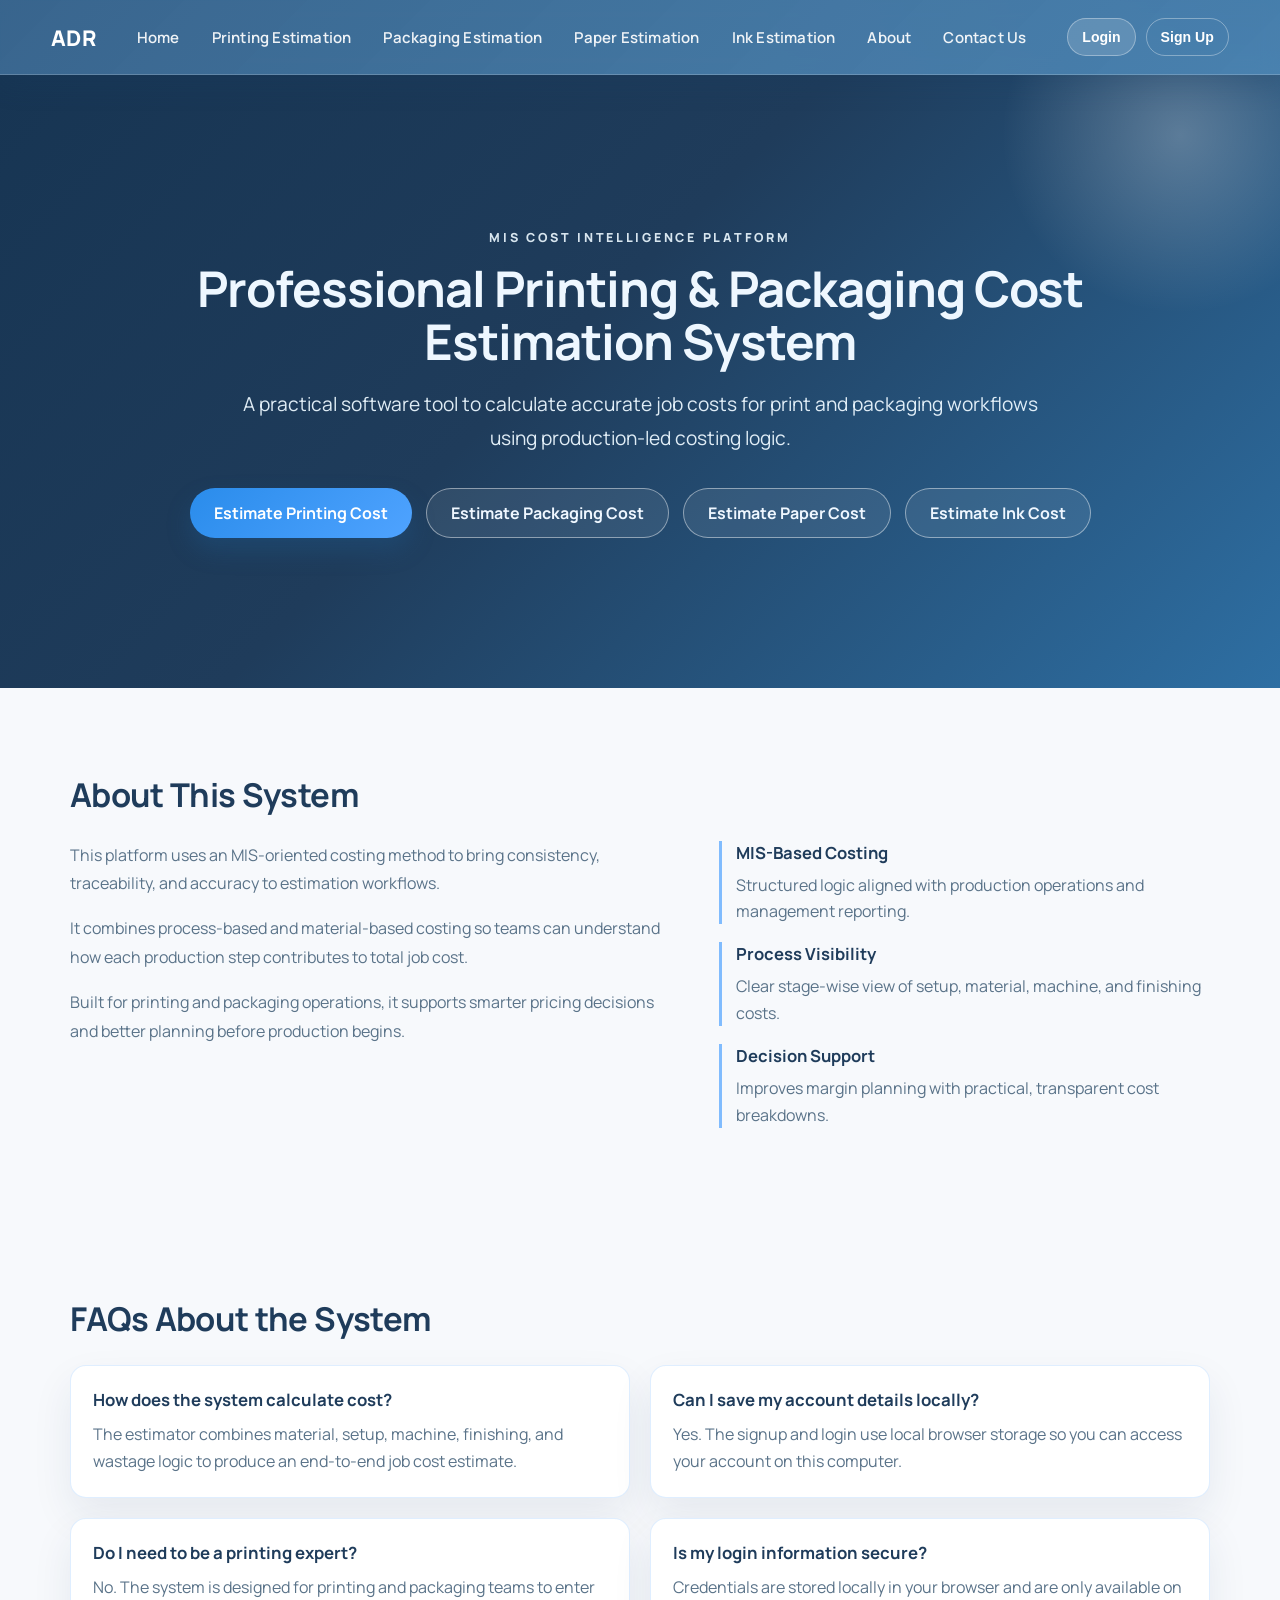
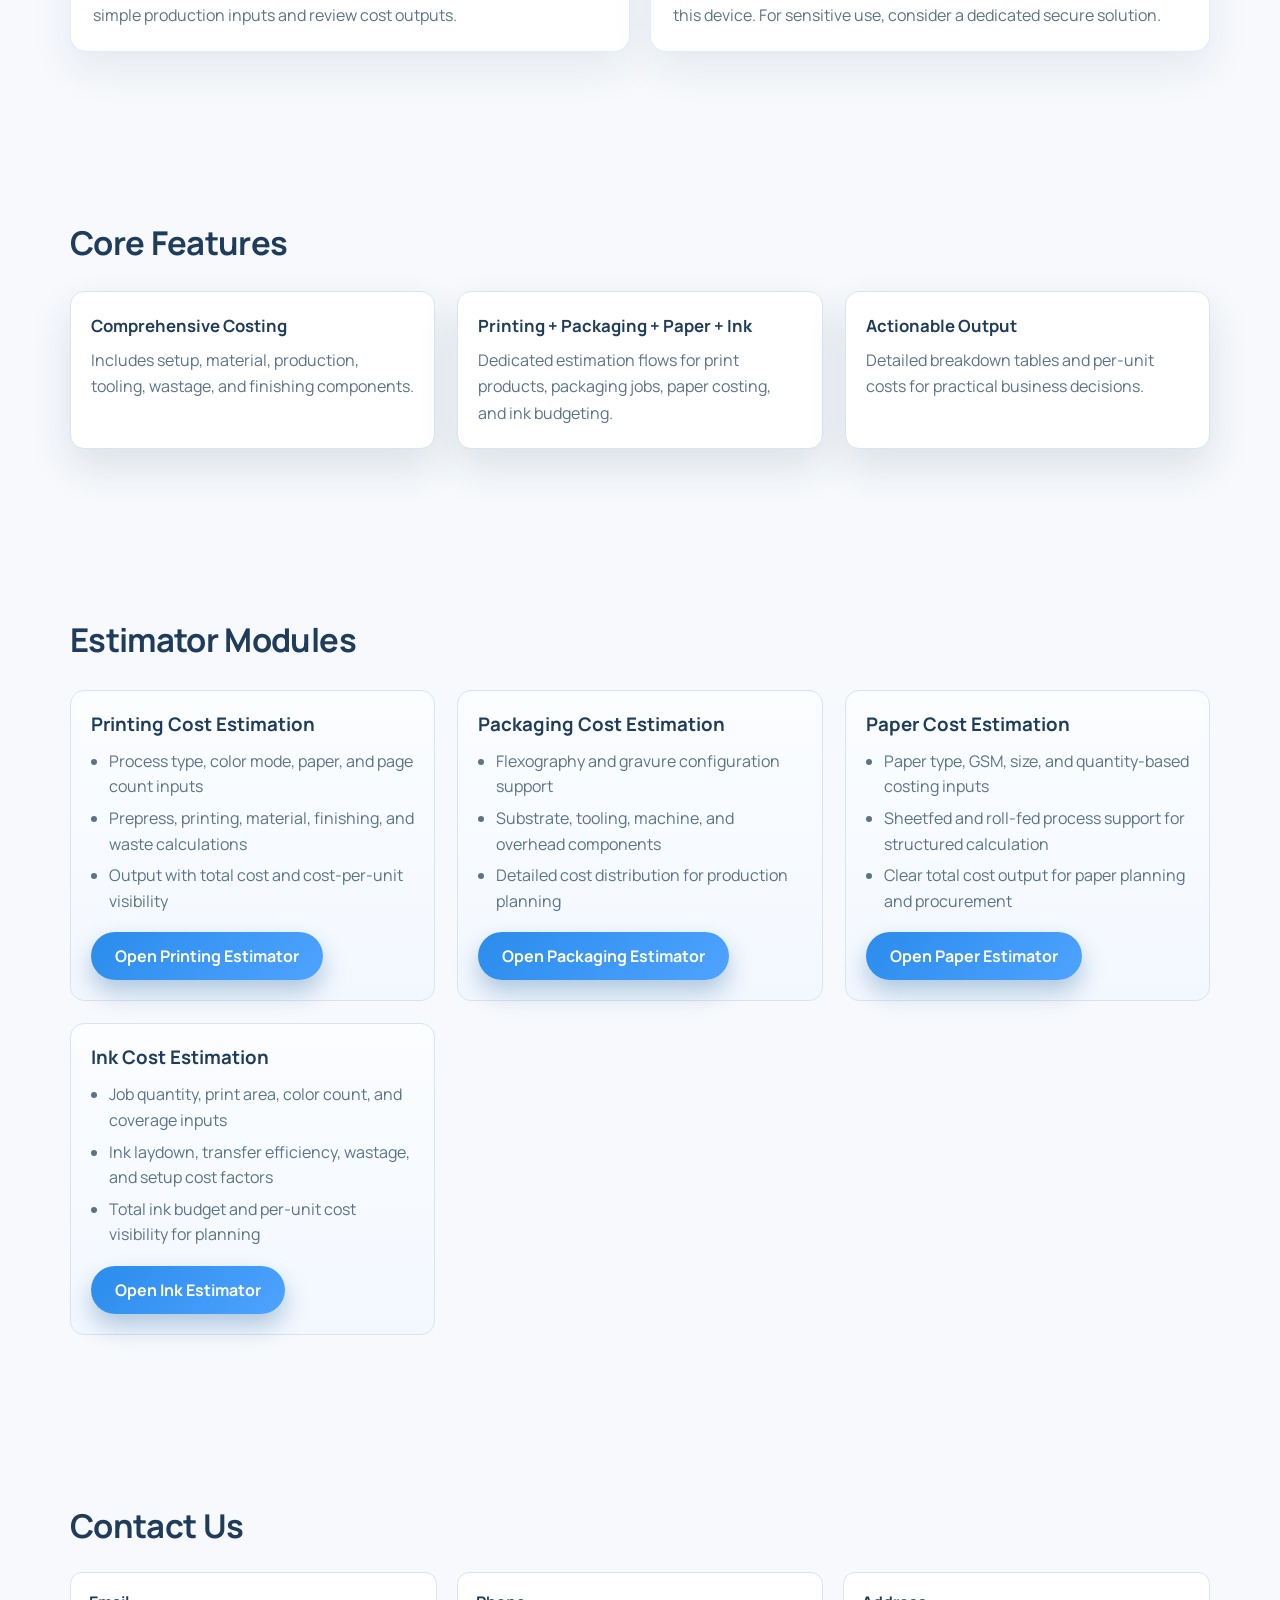
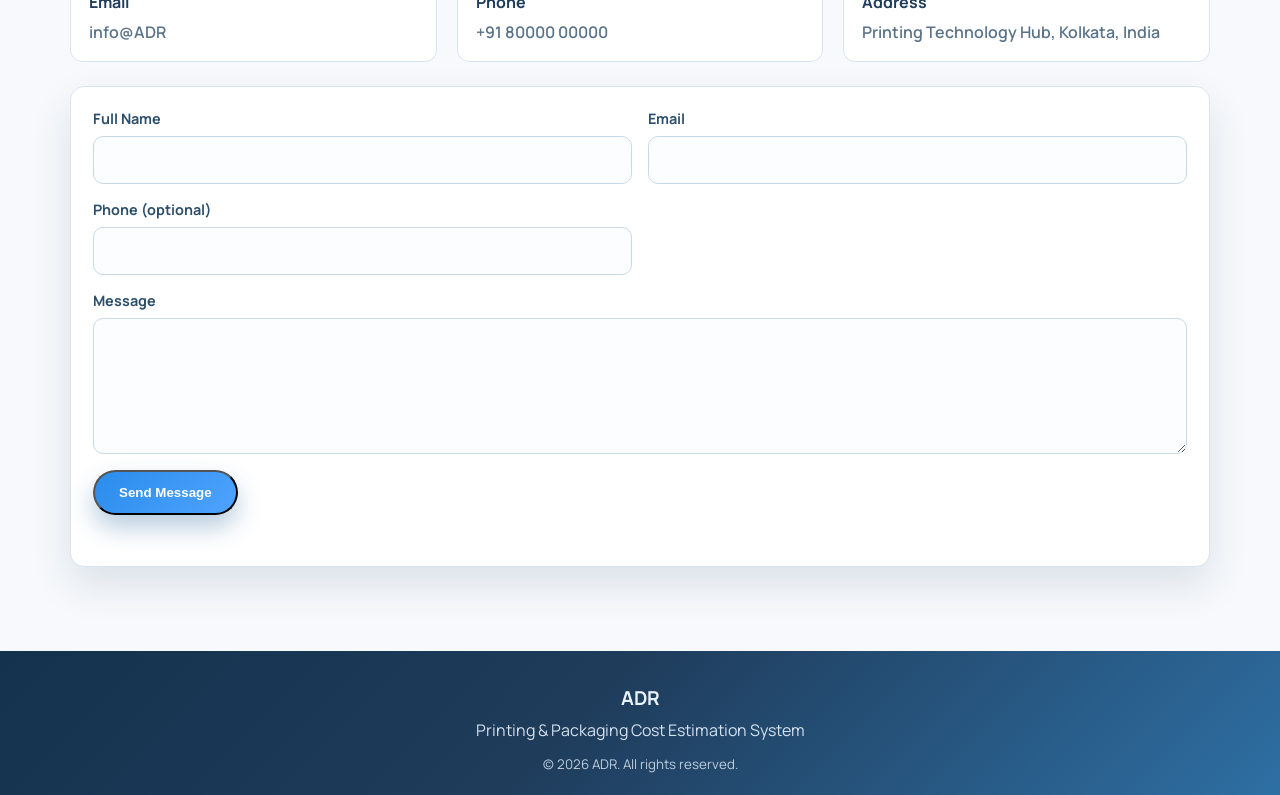
<file: index.html>
<!DOCTYPE html>
<html lang="en">
<head>
    <meta charset="UTF-8">
    <meta name="viewport" content="width=device-width, initial-scale=1.0">
    <title>ADR - Printing &amp; Packaging Cost Estimation System</title>
    <link rel="preconnect" href="https://fonts.googleapis.com">
    <link rel="preconnect" href="https://fonts.gstatic.com" crossorigin>
    <link href="https://fonts.googleapis.com/css2?family=Manrope:wght@400;500;600;700;800&display=swap" rel="stylesheet">
    <link rel="stylesheet" href="style.css">
    <style>
        :root {
            --hp-primary: #1f3c5b;
            --hp-secondary: #2e6fa3;
            --hp-accent: #4fa3ff;
            --hp-bg: #f7f9fc;
            --hp-surface: #ffffff;
            --hp-text: #15314c;
            --hp-muted: #5a7389;
            --hp-border: #d8e5f1;
            --hp-shadow: 0 18px 40px rgba(24, 56, 88, 0.12);
        }

        body.home-page {
            margin: 0;
            padding: 0;
            font-family: "Manrope", "Segoe UI", sans-serif;
            color: var(--hp-text);
            background:
                radial-gradient(950px 380px at 0% -8%, rgba(79, 163, 255, 0.2), transparent 62%),
                radial-gradient(900px 320px at 100% 0%, rgba(46, 111, 163, 0.14), transparent 58%),
                var(--hp-bg);
        }

        .hp-header {
            position: sticky;
            top: 0;
            z-index: 1200;
            background: linear-gradient(135deg, rgba(35, 84, 129, 0.9) 0%, rgba(47, 111, 163, 0.86) 100%);
            border-bottom: 1px solid rgba(255, 255, 255, 0.2);
            box-shadow: 0 10px 26px rgba(24, 61, 97, 0.22);
            backdrop-filter: blur(10px);
        }

        .hp-nav {
            width: min(1180px, 92vw);
            margin: 0 auto;
            min-height: 74px;
            display: flex;
            align-items: center;
            justify-content: space-between;
            gap: 18px;
        }

        .hp-logo {
            color: #ffffff;
            text-decoration: none;
            font-size: 1.35rem;
            font-weight: 800;
            letter-spacing: 0.2px;
        }

        .hp-auth {
            display: flex;
            align-items: center;
            gap: 10px;
        }

        .hp-auth-btn {
            border: 1px solid rgba(255, 255, 255, 0.35);
            background: rgba(255, 255, 255, 0.14);
            color: #ffffff;
            padding: 10px 14px;
            border-radius: 999px;
            font-size: 0.88rem;
            font-weight: 700;
            cursor: pointer;
            transition: background-color 0.2s ease, transform 0.2s ease;
        }

        .hp-auth-btn:hover,
        .hp-auth-btn:focus-visible {
            background: rgba(255, 255, 255, 0.24);
            transform: translateY(-1px);
        }

        .hp-auth-btn-secondary {
            background: transparent;
        }

        .hp-user-status {
            display: inline-flex;
            align-items: center;
            gap: 10px;
            color: #eef7ff;
            background: rgba(255, 255, 255, 0.12);
            border: 1px solid rgba(255, 255, 255, 0.2);
            padding: 10px 14px;
            border-radius: 999px;
            font-size: 0.88rem;
        }

        .hp-user-status button {
            border: 1px solid rgba(255, 255, 255, 0.35);
            background: transparent;
            color: #ffffff;
            padding: 6px 12px;
            border-radius: 999px;
            cursor: pointer;
        }

        .hp-links {
            display: flex;
            align-items: center;
            gap: 8px;
        }

        .hp-links a {
            color: rgba(255, 255, 255, 0.96);
            text-decoration: none;
            font-size: 0.93rem;
            font-weight: 700;
            padding: 10px 12px;
            border-radius: 10px;
            transition: background-color 0.2s ease;
        }

        .hp-links a:hover,
        .hp-links a:focus-visible {
            background: rgba(255, 255, 255, 0.16);
        }

        .hp-toggle {
            display: none;
            width: 42px;
            height: 42px;
            border: 1px solid rgba(255, 255, 255, 0.35);
            border-radius: 10px;
            background: transparent;
            padding: 0;
            cursor: pointer;
        }

        .hp-modal-overlay {
            position: fixed;
            inset: 0;
            background: rgba(15, 28, 52, 0.72);
            display: flex;
            align-items: center;
            justify-content: center;
            padding: 24px;
            opacity: 0;
            pointer-events: none;
            transition: opacity 0.2s ease;
            z-index: 1500;
        }

        .hp-modal-overlay.active {
            opacity: 1;
            pointer-events: auto;
        }

        .hp-modal {
            width: min(560px, 100%);
            background: #ffffff;
            border-radius: 20px;
            padding: 28px;
            position: relative;
            box-shadow: 0 30px 70px rgba(17, 55, 94, 0.2);
        }

        .hp-modal-close {
            position: absolute;
            right: 18px;
            top: 18px;
            border: none;
            background: transparent;
            color: #4a647f;
            font-size: 26px;
            line-height: 1;
            cursor: pointer;
        }

        .hp-modal-tabs {
            display: grid;
            grid-template-columns: 1fr 1fr;
            gap: 8px;
            margin: 16px 0 24px;
        }

        .hp-modal-tab {
            padding: 12px 14px;
            border: 1px solid #d7e2ef;
            background: #f5f8fc;
            border-radius: 999px;
            color: #1f3c5b;
            font-weight: 700;
            cursor: pointer;
        }

        .hp-modal-tab-active {
            background: linear-gradient(135deg, #2a8ceb 0%, #4fa3ff 100%);
            color: #ffffff;
            border-color: transparent;
        }

        .hp-auth-form {
            display: grid;
            gap: 16px;
        }

        .hp-auth-form .hp-field label {
            color: #2d4f6c;
        }

        .hp-auth-form input {
            border-color: #c9d9e8;
            background: #fbfdff;
        }

        .hp-faq-grid {
            margin-top: 24px;
            display: grid;
            gap: 20px;
            grid-template-columns: repeat(2, minmax(0, 1fr));
        }

        .hp-faq-item {
            background: #ffffff;
            border: 1px solid rgba(79, 163, 255, 0.18);
            border-radius: 16px;
            padding: 22px;
            box-shadow: 0 18px 40px rgba(24, 56, 88, 0.08);
        }

        .hp-faq-item h3 {
            margin: 0 0 10px;
            color: var(--hp-primary);
            font-size: 1.05rem;
        }

        .hp-faq-item p {
            margin: 0;
            color: var(--hp-muted);
            line-height: 1.7;
        }

        .hidden {
            display: none !important;
        }

        .hp-toggle span {
            display: block;
            width: 18px;
            height: 2px;
            margin: 5px auto;
            background: #ffffff;
            border-radius: 2px;
            transition: transform 0.2s ease, opacity 0.2s ease;
        }

        .hp-hero {
            padding: clamp(88px, 12vw, 150px) 20px;
            background: linear-gradient(135deg, #173553 0%, #1f3c5b 44%, #2e6fa3 100%);
            color: #eef7ff;
            text-align: center;
            position: relative;
            overflow: hidden;
        }

        .hp-hero::before {
            content: "";
            position: absolute;
            width: 360px;
            height: 360px;
            border-radius: 50%;
            top: -120px;
            right: -80px;
            background: radial-gradient(circle, rgba(255, 255, 255, 0.25), transparent 70%);
        }

        .hp-hero-inner {
            width: min(980px, 92vw);
            margin: 0 auto;
            position: relative;
            z-index: 1;
        }

        .hp-kicker {
            display: inline-block;
            margin-bottom: 16px;
            color: rgba(236, 248, 255, 0.9);
            font-size: 0.78rem;
            font-weight: 800;
            letter-spacing: 0.22em;
            text-transform: uppercase;
        }

        .hp-hero h1 {
            margin: 0;
            font-size: clamp(2.1rem, 1.4rem + 2.1vw, 3.8rem);
            line-height: 1.08;
            letter-spacing: -0.02em;
        }

        .hp-hero p {
            margin: 20px auto 0;
            max-width: 800px;
            color: rgba(236, 248, 255, 0.94);
            font-size: clamp(1rem, 0.95rem + 0.35vw, 1.2rem);
            line-height: 1.75;
        }

        .hp-actions {
            margin-top: 32px;
            display: flex;
            gap: 14px;
            justify-content: center;
            flex-wrap: wrap;
        }

        .hp-btn {
            display: inline-flex;
            align-items: center;
            justify-content: center;
            text-decoration: none;
            font-weight: 700;
            border-radius: 999px;
            padding: 13px 24px;
            transition: transform 0.2s ease, box-shadow 0.2s ease, background-color 0.2s ease;
        }

        .hp-btn-primary {
            background: linear-gradient(135deg, #2a8ceb 0%, #4fa3ff 100%);
            color: #ffffff;
            box-shadow: 0 12px 24px rgba(31, 95, 153, 0.32);
        }

        .hp-btn-primary:hover {
            transform: translateY(-2px);
            box-shadow: 0 16px 28px rgba(31, 95, 153, 0.38);
        }

        .hp-btn-outline {
            color: #eff7ff;
            border: 1px solid rgba(255, 255, 255, 0.45);
            background: rgba(255, 255, 255, 0.08);
        }

        .hp-btn-outline:hover {
            transform: translateY(-2px);
            background: rgba(255, 255, 255, 0.18);
        }

        .hp-section {
            padding: 84px 20px;
        }

        .hp-shell {
            width: min(1140px, 92vw);
            margin: 0 auto;
        }

        .hp-section h2 {
            margin: 0;
            color: var(--hp-primary);
            font-size: clamp(1.7rem, 1.25rem + 1vw, 2.5rem);
            letter-spacing: -0.02em;
        }

        .hp-grid-two {
            margin-top: 24px;
            display: grid;
            grid-template-columns: 1.25fr 1fr;
            gap: 36px;
        }

        .hp-copy p {
            margin: 0 0 16px;
            color: var(--hp-muted);
            line-height: 1.8;
        }

        .hp-list {
            display: grid;
            gap: 18px;
        }

        .hp-list-item {
            border-left: 3px solid rgba(79, 163, 255, 0.7);
            padding-left: 14px;
        }

        .hp-list-item h3 {
            margin: 0;
            color: var(--hp-primary);
            font-size: 1.04rem;
        }

        .hp-list-item p {
            margin: 8px 0 0;
            color: var(--hp-muted);
            line-height: 1.65;
        }

        .hp-features {
            margin-top: 26px;
            display: grid;
            grid-template-columns: repeat(3, minmax(0, 1fr));
            gap: 22px;
        }

        .hp-feature {
            background: var(--hp-surface);
            border: 1px solid var(--hp-border);
            border-radius: 14px;
            box-shadow: var(--hp-shadow);
            padding: 22px 20px;
        }

        .hp-feature h3 {
            margin: 0 0 10px;
            color: var(--hp-primary);
            font-size: 1.05rem;
        }

        .hp-feature p {
            margin: 0;
            color: var(--hp-muted);
            line-height: 1.65;
        }

        .hp-modules {
            margin-top: 28px;
            display: grid;
            grid-template-columns: repeat(3, minmax(0, 1fr));
            gap: 22px;
        }

        .hp-module {
            background: linear-gradient(180deg, #fbfdff 0%, #f3f8ff 100%);
            border: 1px solid var(--hp-border);
            border-radius: 14px;
            padding: 20px;
        }

        .hp-module h3 {
            margin: 0 0 12px;
            color: var(--hp-primary);
        }

        .hp-module ul {
            margin: 0;
            padding-left: 18px;
            color: var(--hp-muted);
            line-height: 1.6;
        }

        .hp-module li + li {
            margin-top: 6px;
        }

        .hp-contact {
            margin-top: 24px;
            display: grid;
            grid-template-columns: repeat(3, minmax(0, 1fr));
            gap: 20px;
        }

        .hp-contact-item {
            background: #ffffff;
            border: 1px solid var(--hp-border);
            border-radius: 12px;
            padding: 18px;
        }

        .hp-contact-item h3 {
            margin: 0;
            color: var(--hp-primary);
            font-size: 1rem;
        }

        .hp-contact-item p,
        .hp-contact-item a {
            margin-top: 8px;
            display: inline-block;
            color: var(--hp-muted);
            text-decoration: none;
            font-weight: 600;
        }

        .hp-form {
            margin-top: 24px;
            background: #ffffff;
            border: 1px solid var(--hp-border);
            border-radius: 14px;
            box-shadow: var(--hp-shadow);
            padding: 22px;
        }

        .hp-form-grid {
            display: grid;
            grid-template-columns: repeat(2, minmax(0, 1fr));
            gap: 16px;
            margin-bottom: 16px;
        }

        .hp-field {
            display: flex;
            flex-direction: column;
            gap: 8px;
        }

        .hp-field-full {
            grid-column: 1 / -1;
        }

        .hp-field label {
            margin: 0;
            color: #2d4f6c;
            font-size: 0.9rem;
            font-weight: 700;
        }

        .hp-field input,
        .hp-field textarea {
            width: 100%;
            border: 1px solid #c9d9e8;
            border-radius: 10px;
            padding: 12px 13px;
            font: inherit;
            color: #17334d;
            background: #fbfdff;
            transition: border-color 0.2s ease, box-shadow 0.2s ease;
        }

        .hp-field input:focus,
        .hp-field textarea:focus {
            outline: none;
            border-color: var(--hp-accent);
            box-shadow: 0 0 0 3px rgba(79, 163, 255, 0.2);
        }

        .hp-feedback {
            margin: 12px 0 0;
            color: #2e6fa3;
            font-size: 0.9rem;
            min-height: 1.2em;
        }

        .hp-footer {
            background: linear-gradient(135deg, #14314d 0%, #1f3c5b 45%, #2e6fa3 100%);
            color: #e8f3ff;
            text-align: center;
            padding: 34px 20px 22px;
        }

        .hp-footer h3 {
            margin: 0;
            font-size: 1.2rem;
        }

        .hp-footer p {
            margin: 8px 0 0;
            color: rgba(232, 243, 255, 0.9);
        }

        .hp-footer small {
            display: block;
            margin-top: 14px;
            color: rgba(232, 243, 255, 0.78);
        }

        @media (max-width: 980px) {
            .hp-grid-two,
            .hp-features,
            .hp-modules,
            .hp-contact {
                grid-template-columns: 1fr 1fr;
            }
        }

        @media (max-width: 820px) {
            .hp-toggle {
                display: inline-block;
            }

            .hp-links {
                display: none;
                position: absolute;
                left: 4vw;
                right: 4vw;
                top: calc(100% + 10px);
                background: rgba(35, 84, 129, 0.96);
                border: 1px solid rgba(255, 255, 255, 0.22);
                border-radius: 12px;
                box-shadow: 0 12px 24px rgba(24, 61, 97, 0.24);
                padding: 12px;
                flex-direction: column;
                align-items: stretch;
                gap: 6px;
            }

            .hp-links.is-open {
                display: flex;
            }

            .hp-links a {
                width: 100%;
            }

            .hp-toggle.is-active span:nth-child(1) {
                transform: translateY(7px) rotate(45deg);
            }

            .hp-toggle.is-active span:nth-child(2) {
                opacity: 0;
            }

            .hp-toggle.is-active span:nth-child(3) {
                transform: translateY(-7px) rotate(-45deg);
            }
        }

        @media (max-width: 700px) {
            .hp-grid-two,
            .hp-features,
            .hp-modules,
            .hp-contact,
            .hp-form-grid {
                grid-template-columns: 1fr;
            }

            .hp-section {
                padding: 62px 14px;
            }

            .hp-actions {
                flex-direction: column;
            }

            .hp-btn {
                width: 100%;
            }
        }
    </style>
</head>
<body class="home-page">
    <header class="hp-header" id="home">
        <nav class="hp-nav">
            <a href="home.html" class="hp-logo">ADR</a>
            <button class="hp-toggle nav-toggle" id="navToggle" aria-label="Toggle navigation menu" aria-expanded="false" aria-controls="homeNavLinks">
                <span></span>
                <span></span>
                <span></span>
            </button>
            <div class="hp-links home-nav-links" id="homeNavLinks">
                <a href="#home">Home</a>
                <a href="Printing.html">Printing Estimation</a>
                <a href="Packaging.html">Packaging Estimation</a>
                <a href="paper.html">Paper Estimation</a>
                <a href="ink.html">Ink Estimation</a>
                <a href="#about">About</a>
                <a href="#contact">Contact Us</a>
            </div>
            <div class="hp-auth" id="hpAuthControls">
                <button class="hp-auth-btn" id="loginBtn" type="button">Login</button>
                <button class="hp-auth-btn hp-auth-btn-secondary" id="signupBtn" type="button">Sign Up</button>
                <span class="hp-user-status hidden" id="userStatus">
                    <span>Welcome, <strong id="currentUserName"></strong></span>
                    <button type="button" id="logoutBtn">Logout</button>
                </span>
            </div>
        </nav>
    </header>

    <div class="hp-modal-overlay" id="authModal" aria-hidden="true">
        <div class="hp-modal" role="dialog" aria-modal="true" aria-labelledby="authModalTitle">
            <button class="hp-modal-close" id="authModalClose" type="button" aria-label="Close authentication panel">&times;</button>
            <div class="hp-modal-header">
                <div>
                    <p style="margin:0;font-size:0.9rem;color:#5f728f;">Account Access</p>
                    <h2 id="authModalTitle" style="margin:6px 0 0;font-size:1.6rem;color:#17334d;">Login or Sign Up</h2>
                </div>
            </div>
            <div class="hp-modal-tabs">
                <button class="hp-modal-tab hp-modal-tab-active" id="authTabLogin" type="button">Login</button>
                <button class="hp-modal-tab" id="authTabSignUp" type="button">Sign Up</button>
            </div>

            <form id="loginForm" class="hp-auth-form">
                <div class="hp-field">
                    <label for="loginEmail">Email *</label>
                    <input type="email" id="loginEmail" name="loginEmail" required>
                </div>
                <div class="hp-field">
                    <label for="loginPassword">Password *</label>
                    <input type="password" id="loginPassword" name="loginPassword" required>
                </div>
                <button class="hp-btn hp-btn-primary" type="submit">Login</button>
            </form>

            <form id="signupForm" class="hp-auth-form hidden">
                <div class="hp-field">
                    <label for="signupName">Name *</label>
                    <input type="text" id="signupName" name="signupName" required>
                </div>
                <div class="hp-field">
                    <label for="signupEmail">Email *</label>
                    <input type="email" id="signupEmail" name="signupEmail" required>
                </div>
                <div class="hp-field">
                    <label for="signupPassword">Password *</label>
                    <input type="password" id="signupPassword" name="signupPassword" required>
                </div>
                <button class="hp-btn hp-btn-primary" type="submit">Create Account</button>
            </form>

            <p class="hp-feedback" id="authFeedback" aria-live="polite"></p>
        </div>
    </div>

    <section class="hp-hero">
        <div class="hp-hero-inner">
            <span class="hp-kicker">MIS Cost Intelligence Platform</span>
            <h1>Professional Printing &amp; Packaging Cost Estimation System</h1>
            <p>A practical software tool to calculate accurate job costs for print and packaging workflows using production-led costing logic.</p>
            <div class="hp-actions">
                <a class="hp-btn hp-btn-primary" href="Printing.html">Estimate Printing Cost</a>
                <a class="hp-btn hp-btn-outline" href="Packaging.html">Estimate Packaging Cost</a>
                <a class="hp-btn hp-btn-outline" href="paper.html">Estimate Paper Cost</a>
                <a class="hp-btn hp-btn-outline" href="ink.html">Estimate Ink Cost</a>
            </div>
        </div>
    </section>

    <section class="hp-section" id="about">
        <div class="hp-shell">
            <h2>About This System</h2>
            <div class="hp-grid-two">
                <div class="hp-copy">
                    <p>This platform uses an MIS-oriented costing method to bring consistency, traceability, and accuracy to estimation workflows.</p>
                    <p>It combines process-based and material-based costing so teams can understand how each production step contributes to total job cost.</p>
                    <p>Built for printing and packaging operations, it supports smarter pricing decisions and better planning before production begins.</p>
                </div>
                <div class="hp-list">
                    <div class="hp-list-item">
                        <h3>MIS-Based Costing</h3>
                        <p>Structured logic aligned with production operations and management reporting.</p>
                    </div>
                    <div class="hp-list-item">
                        <h3>Process Visibility</h3>
                        <p>Clear stage-wise view of setup, material, machine, and finishing costs.</p>
                    </div>
                    <div class="hp-list-item">
                        <h3>Decision Support</h3>
                        <p>Improves margin planning with practical, transparent cost breakdowns.</p>
                    </div>
                </div>
            </div>
        </div>
    </section>

    <section class="hp-section hp-faq-section">
        <div class="hp-shell">
            <h2>FAQs About the System</h2>
            <div class="hp-faq-grid">
                <article class="hp-faq-item">
                    <h3>How does the system calculate cost?</h3>
                    <p>The estimator combines material, setup, machine, finishing, and wastage logic to produce an end-to-end job cost estimate.</p>
                </article>
                <article class="hp-faq-item">
                    <h3>Can I save my account details locally?</h3>
                    <p>Yes. The signup and login use local browser storage so you can access your account on this computer.</p>
                </article>
                <article class="hp-faq-item">
                    <h3>Do I need to be a printing expert?</h3>
                    <p>No. The system is designed for printing and packaging teams to enter simple production inputs and review cost outputs.</p>
                </article>
                <article class="hp-faq-item">
                    <h3>Is my login information secure?</h3>
                    <p>Credentials are stored locally in your browser and are only available on this device. For sensitive use, consider a dedicated secure solution.</p>
                </article>
            </div>
        </div>
    </section>

    <section class="hp-section">
        <div class="hp-shell">
            <h2>Core Features</h2>
            <div class="hp-features">
                <article class="hp-feature">
                    <h3>Comprehensive Costing</h3>
                    <p>Includes setup, material, production, tooling, wastage, and finishing components.</p>
                </article>
                <article class="hp-feature">
                    <h3>Printing + Packaging + Paper + Ink</h3>
                    <p>Dedicated estimation flows for print products, packaging jobs, paper costing, and ink budgeting.</p>
                </article>
                <article class="hp-feature">
                    <h3>Actionable Output</h3>
                    <p>Detailed breakdown tables and per-unit costs for practical business decisions.</p>
                </article>
            </div>
        </div>
    </section>

    <section class="hp-section">
        <div class="hp-shell">
            <h2>Estimator Modules</h2>
            <div class="hp-modules">
                <article class="hp-module">
                    <h3>Printing Cost Estimation</h3>
                    <ul>
                        <li>Process type, color mode, paper, and page count inputs</li>
                        <li>Prepress, printing, material, finishing, and waste calculations</li>
                        <li>Output with total cost and cost-per-unit visibility</li>
                    </ul>
                    <div style="margin-top: 18px;">
                        <a class="hp-btn hp-btn-primary" href="Printing.html">Open Printing Estimator</a>
                    </div>
                </article>
                <article class="hp-module">
                    <h3>Packaging Cost Estimation</h3>
                    <ul>
                        <li>Flexography and gravure configuration support</li>
                        <li>Substrate, tooling, machine, and overhead components</li>
                        <li>Detailed cost distribution for production planning</li>
                    </ul>
                    <div style="margin-top: 18px;">
                        <a class="hp-btn hp-btn-primary" href="Packaging.html">Open Packaging Estimator</a>
                    </div>
                </article>
                <article class="hp-module">
                    <h3>Paper Cost Estimation</h3>
                    <ul>
                        <li>Paper type, GSM, size, and quantity-based costing inputs</li>
                        <li>Sheetfed and roll-fed process support for structured calculation</li>
                        <li>Clear total cost output for paper planning and procurement</li>
                    </ul>
                    <div style="margin-top: 18px;">
                        <a class="hp-btn hp-btn-primary" href="paper.html">Open Paper Estimator</a>
                    </div>
                </article>
                <article class="hp-module">
                    <h3>Ink Cost Estimation</h3>
                    <ul>
                        <li>Job quantity, print area, color count, and coverage inputs</li>
                        <li>Ink laydown, transfer efficiency, wastage, and setup cost factors</li>
                        <li>Total ink budget and per-unit cost visibility for planning</li>
                    </ul>
                    <div style="margin-top: 18px;">
                        <a class="hp-btn hp-btn-primary" href="ink.html">Open Ink Estimator</a>
                    </div>
                </article>
            </div>
        </div>
    </section>

    <section class="hp-section" id="contact">
        <div class="hp-shell">
            <h2>Contact Us</h2>
            <div class="hp-contact">
                <div class="hp-contact-item">
                    <h3>Email</h3>
                    <a href="mailto:info@ADR">info@ADR</a>
                </div>
                <div class="hp-contact-item">
                    <h3>Phone</h3>
                    <a href="tel:+918000000000">+91 80000 00000</a>
                </div>
                <div class="hp-contact-item">
                    <h3>Address</h3>
                    <p>Printing Technology Hub, Kolkata, India</p>
                </div>
            </div>

            <form class="hp-form" id="contactForm">
                <div class="hp-form-grid">
                    <div class="hp-field">
                        <label for="fullName">Full Name</label>
                        <input type="text" id="fullName" name="fullName" required>
                    </div>
                    <div class="hp-field">
                        <label for="email">Email</label>
                        <input type="email" id="email" name="email" required>
                    </div>
                    <div class="hp-field">
                        <label for="phone">Phone (optional)</label>
                        <input type="tel" id="phone" name="phone">
                    </div>
                    <div class="hp-field hp-field-full">
                        <label for="message">Message</label>
                        <textarea id="message" name="message" rows="5" required></textarea>
                    </div>
                </div>
                <button type="submit" class="hp-btn hp-btn-primary">Send Message</button>
                <p class="hp-feedback" id="formFeedback" aria-live="polite"></p>
            </form>
        </div>
    </section>

    <footer class="hp-footer">
        <h3>ADR</h3>
        <p>Printing &amp; Packaging Cost Estimation System</p>
        <small>&copy; 2026 ADR. All rights reserved.</small>
    </footer>

    <script src="script.js"></script>
</body>
</html>
</file>
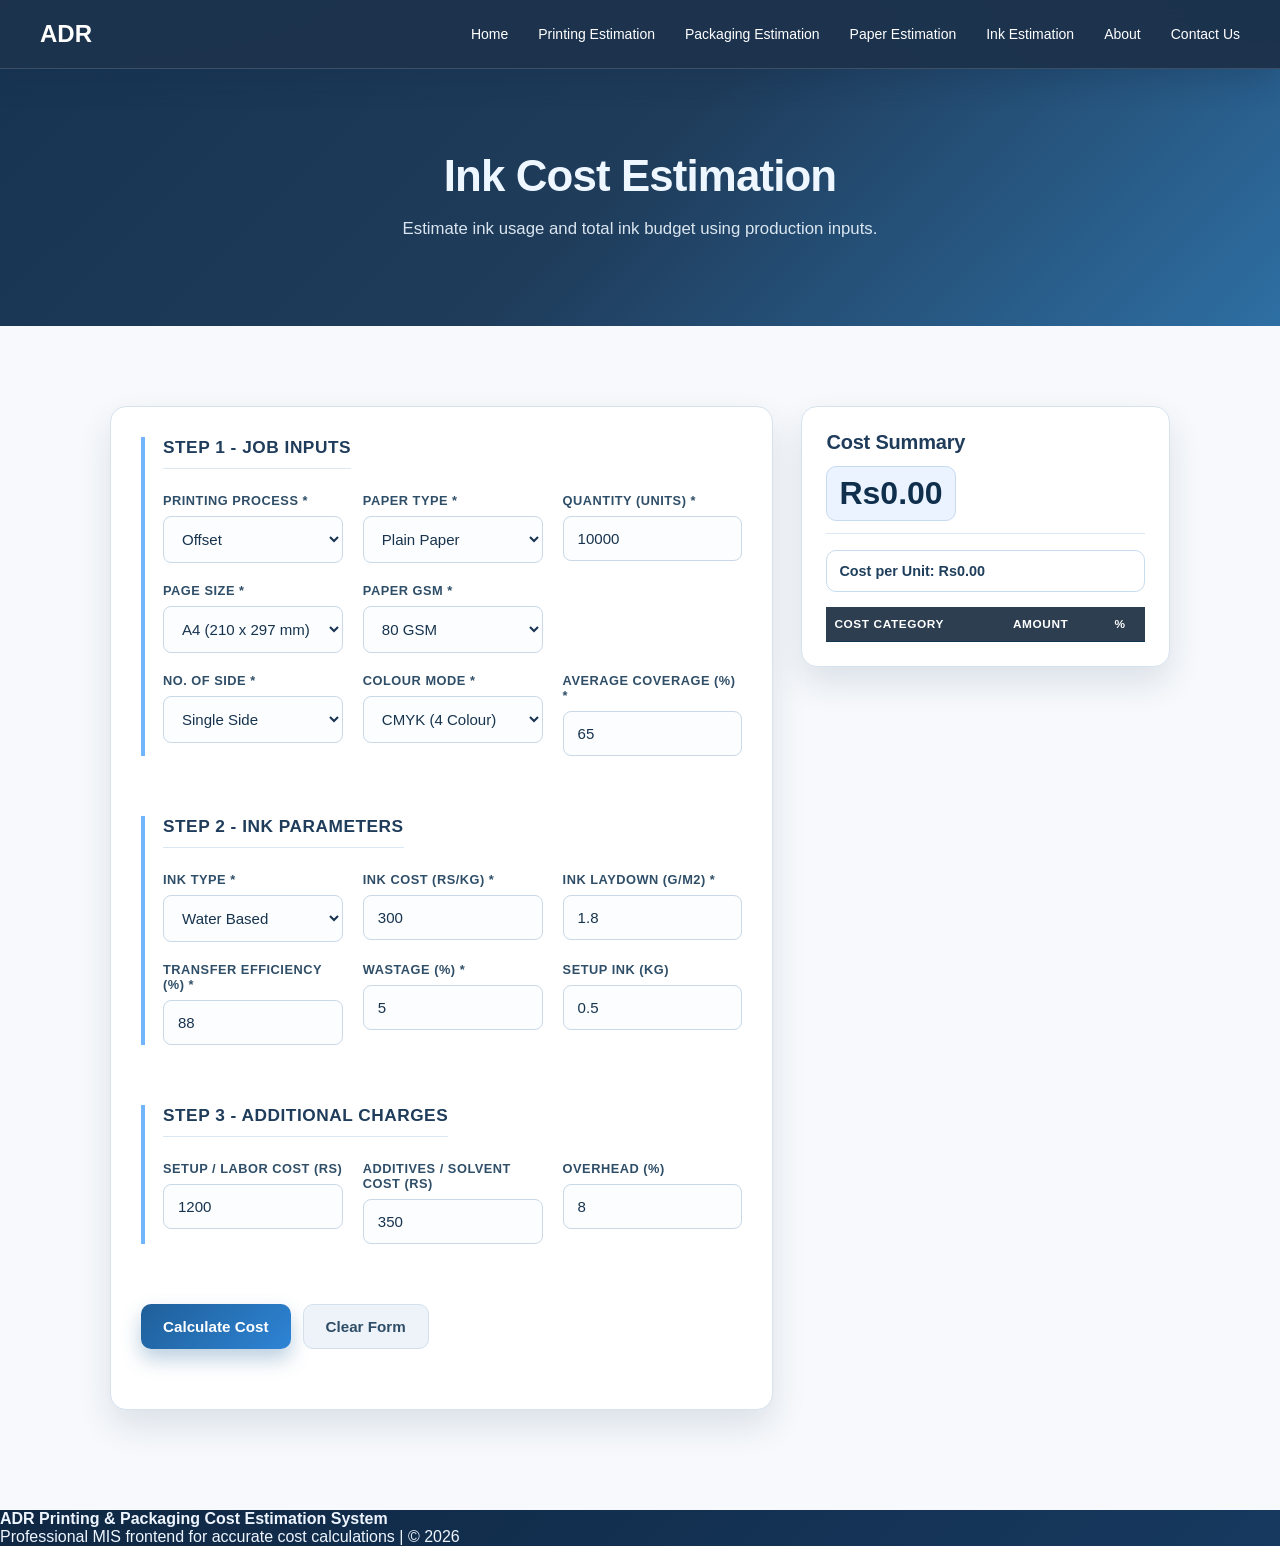
<file: Ink.html>
<!DOCTYPE html>
<html lang="en">
<head>
    <meta charset="UTF-8">
    <meta name="viewport" content="width=device-width, initial-scale=1.0">
    <title>Ink Cost Estimation - ADR</title>
    <link rel="stylesheet" href="style.css">
    <style>
        :root {
            --print-primary: #1f3c5b;
            --print-secondary: #2e6fa3;
            --print-accent: #4fa3ff;
            --print-surface: #ffffff;
            --print-muted: #5d7489;
            --print-border: #d6e2ee;
            --print-bg: #f7f9fc;
            --print-shadow: 0 16px 34px rgba(24, 56, 88, 0.12);
        }

        body {
            margin: 0;
            padding: 0;
            background:
                radial-gradient(900px 320px at 0% -5%, rgba(79, 163, 255, 0.18), transparent 62%),
                radial-gradient(900px 340px at 100% 0%, rgba(46, 111, 163, 0.15), transparent 60%),
                var(--print-bg);
            color: #17334d;
        }

        .navbar {
            width: 100%;
            margin: 0;
            border-radius: 0;
        }

        .page-hero {
            width: 100%;
            background: linear-gradient(135deg, #173553 0%, #1f3c5b 48%, #2e6fa3 100%);
            color: #eef7ff;
            text-align: center;
            padding: 82px 20px;
        }

        .page-hero h1 {
            margin: 0;
            font-size: clamp(2rem, 1.3rem + 1.8vw, 3.1rem);
            letter-spacing: -0.02em;
        }

        .page-hero p {
            margin: 14px auto 0;
            max-width: 760px;
            font-size: 1.05rem;
            line-height: 1.7;
            color: rgba(238, 247, 255, 0.9);
        }

        .printing-page {
            max-width: 1100px;
            margin: 0 auto;
            padding: 80px 20px;
        }

        .calculator-layout {
            display: grid;
            grid-template-columns: minmax(0, 1.8fr) minmax(300px, 1fr);
            gap: 28px;
            align-items: start;
        }

        .form-pane {
            background: var(--print-surface);
            border: 1px solid var(--print-border);
            border-radius: 16px;
            box-shadow: var(--print-shadow);
            padding: 30px;
        }

        .form-section {
            margin-bottom: 60px;
            padding-left: 18px;
            border-left: 4px solid rgba(79, 163, 255, 0.8);
        }

        .form-section:last-of-type {
            margin-bottom: 0;
        }

        .section-title {
            margin: 0 0 24px;
            color: var(--print-primary);
            font-size: 1.08rem;
            font-weight: 800;
            letter-spacing: 0.03em;
            text-transform: uppercase;
            padding-bottom: 10px;
            border-bottom: 1px solid #dbe7f2;
        }

        .form-grid {
            display: grid;
            grid-template-columns: repeat(3, minmax(0, 1fr));
            gap: 20px;
            margin-bottom: 20px;
        }

        .form-group {
            display: flex;
            flex-direction: column;
        }

        .form-group label {
            margin-bottom: 8px;
            color: #2f4e68;
            font-size: 0.8rem;
            font-weight: 700;
            letter-spacing: 0.04em;
            text-transform: uppercase;
        }

        .form-group input,
        .form-group select {
            width: 100%;
            padding: 13px 14px;
            border: 1px solid #c9d9e7;
            border-radius: 8px;
            background: #fbfdff;
            font-size: 0.94rem;
            color: #17334d;
            transition: border-color 0.2s ease, box-shadow 0.2s ease, background-color 0.2s ease;
        }

        .form-group input:focus,
        .form-group select:focus {
            outline: none;
            border-color: var(--print-accent);
            background: #ffffff;
            box-shadow: 0 0 0 3px rgba(79, 163, 255, 0.2);
        }

        .radio-group {
            display: flex;
            gap: 14px;
            flex-wrap: wrap;
            margin-top: 4px;
        }

        .radio-item {
            display: flex;
            align-items: center;
            gap: 8px;
            font-size: 0.92rem;
            color: #33516b;
        }

        .radio-item label {
            margin: 0;
            text-transform: none;
            letter-spacing: normal;
            font-weight: 600;
            font-size: 0.9rem;
            color: #35546e;
            cursor: pointer;
        }

        .radio-item input {
            accent-color: var(--print-secondary);
            width: 18px;
            height: 18px;
            cursor: pointer;
        }

        .button-group {
            margin-top: 34px;
            display: flex;
            flex-wrap: wrap;
            gap: 12px;
        }

        .btn {
            border: none;
            border-radius: 10px;
            padding: 13px 22px;
            font-size: 0.95rem;
            font-weight: 700;
            cursor: pointer;
            transition: transform 0.2s ease, box-shadow 0.2s ease, background-color 0.2s ease;
        }

        .btn-primary {
            background: linear-gradient(135deg, #1f5f99 0%, #2e84d5 100%);
            color: #ffffff;
            box-shadow: 0 10px 20px rgba(31, 95, 153, 0.3);
        }

        .btn-primary:hover {
            transform: translateY(-2px);
            box-shadow: 0 14px 26px rgba(31, 95, 153, 0.36);
        }

        .btn-secondary {
            background: #edf3f9;
            color: #2f4d67;
            border: 1px solid #d3e0ec;
        }

        .btn-secondary:hover {
            background: #e4edf6;
        }

        .error-message {
            display: none;
            margin-bottom: 18px;
            padding: 12px 14px;
            border-radius: 8px;
            border-left: 4px solid #c23b3b;
            background: #fff0f0;
            color: #a13131;
            font-size: 0.9rem;
            font-weight: 600;
        }

        .error-message.show {
            display: block;
        }

        .results-container {
            display: block;
            position: sticky;
            top: 96px;
            background: var(--print-surface);
            border: 1px solid var(--print-border);
            border-radius: 16px;
            box-shadow: var(--print-shadow);
            padding: 24px;
        }

        .results-header {
            margin-bottom: 16px;
            padding-bottom: 12px;
            border-bottom: 1px solid #dbe7f3;
        }

        .results-header h2 {
            margin: 0;
            color: var(--print-primary);
            font-size: 1.25rem;
            letter-spacing: -0.01em;
        }

        .total-cost {
            margin: 12px 0 0;
            color: #0f2f4d;
            font-size: 2rem;
            font-weight: 800;
            display: inline-block;
            padding: 8px 12px;
            border-radius: 10px;
            background: #eaf3ff;
            border: 1px solid #c7daef;
        }

        .cost-summary {
            margin-bottom: 14px;
            padding: 12px;
            border-radius: 10px;
            border: 1px solid #c8dcef;
            background: #ffffff;
        }

        .cost-summary p {
            margin: 0;
            color: #1f3f5c;
            font-size: 0.9rem;
            font-weight: 700;
        }


        .breakdown-table {
            width: 100%;
            border-collapse: collapse;
            font-size: 0.87rem;
        }

        .breakdown-table thead {
            background: #1f4e79;
        }

        .breakdown-table th {
            padding: 10px 8px;
            text-align: left;
            color: #ffffff;
            font-size: 0.74rem;
            text-transform: uppercase;
            letter-spacing: 0.05em;
            border-bottom: 1px solid #153651;
        }

        .breakdown-table td {
            padding: 10px 8px;
            border-bottom: 1px solid #e3edf7;
            color: #2d4a65;
        }

        .breakdown-table .amount-col {
            text-align: right;
            font-weight: 700;
            color: #0f3f6a;
        }

        .breakdown-table .percent-col {
            text-align: center;
            color: #2a4d6a;
        }

        .breakdown-table .total-row {
            background: #1f4e79;
            font-weight: 700;
        }

        .breakdown-table .total-row td {
            color: #ffffff;
        }

        .footer {
            margin-top: 20px;
        }

        @media (max-width: 1024px) {
            .calculator-layout {
                grid-template-columns: 1fr;
            }

            .results-container {
                position: static;
            }
        }

        @media (max-width: 768px) {
            .page-hero {
                padding: 72px 18px;
            }

            .printing-page {
                padding: 56px 14px;
            }

            .form-pane,
            .results-container {
                padding: 18px;
            }

            .form-section {
                margin-bottom: 44px;
                padding-left: 12px;
            }

            .form-grid {
                grid-template-columns: 1fr;
                gap: 14px;
            }

            .button-group {
                flex-direction: column;
            }

            .btn {
                width: 100%;
            }
        }
    </style>
</head>
<body>
    <nav class="navbar">
        <a href="/" class="navbar-logo">ADR</a>
        <div class="navbar-links">
            <a href="/">Home</a>
            <a href="Printing.html">Printing Estimation</a>
            <a href="Packaging.html">Packaging Estimation</a>
            <a href="paper.html">Paper Estimation</a>
            <a href="ink.html">Ink Estimation</a>
            <a href="/#about">About</a>
            <a href="/#contact">Contact Us</a>
        </div>
    </nav>

    <section class="page-hero">
        <h1>Ink Cost Estimation</h1>
        <p>Estimate ink usage and total ink budget using production inputs.</p>
    </section>

    <main class="printing-page">
        <div class="calculator-layout">
            <section class="form-pane">
                <div id="inkError" class="error-message"></div>

                <form id="inkForm">
                    <div class="form-section">
                        <h3 class="section-title">Step 1 - Job Inputs</h3>
                        <div class="form-grid">
                            <div class="form-group">
                                <label for="inkPrintingProcess">Printing Process *</label>
                                <select id="inkPrintingProcess" required>
                                    <option value="offset">Offset</option>
                                    <option value="flexography">Flexography</option>
                                    <option value="gravure">Gravure</option>
                                    <option value="digital">Digital</option>
                                </select>
                            </div>
                            <div class="form-group">
                                <label for="inkPaperType">Paper Type *</label>
                                <select id="inkPaperType" required>
                                    <option value="plain">Plain Paper</option>
                                    <option value="coated">Coated Paper</option>
                                    <option value="art">Art Paper</option>
                                    <option value="kraft">Kraft Paper</option>
                                    <option value="paperboard">Paperboard</option>
                                </select>
                            </div>
                            <div class="form-group">
                                <label for="inkQuantity">Quantity (Units) *</label>
                                <input type="number" id="inkQuantity" min="1" value="10000" required>
                            </div>
                        </div>

                        <div class="form-grid">
                            <div class="form-group">
                                <label for="inkPageSize">Page Size *</label>
                                <select id="inkPageSize" required onchange="updateInkPageSizeFields()">
                                    <option value="a4" selected>A4 (210 x 297 mm)</option>
                                    <option value="a3">A3 (297 x 420 mm)</option>
                                    <option value="a5">A5 (148 x 210 mm)</option>
                                    <option value="a6">A6 (105 x 148 mm)</option>
                                    <option value="letter">Letter (216 x 279 mm)</option>
                                    <option value="legal">Legal (216 x 356 mm)</option>
                                    <option value="custom">Custom Size</option>
                                </select>
                            </div>
                            <div class="form-group">
                                <label for="inkPaperGSM">Paper GSM *</label>
                                <select id="inkPaperGSM" required>
                                    <option value="60">60 GSM</option>
                                    <option value="80" selected>80 GSM</option>
                                    <option value="100">100 GSM</option>
                                    <option value="130">130 GSM</option>
                                    <option value="170">170 GSM</option>
                                    <option value="220">220 GSM</option>
                                    <option value="300">300 GSM</option>
                                </select>
                            </div>
                        </div>

                        <div id="inkCustomSizeFields" class="form-grid" style="display: none;">
                            <div class="form-group">
                                <label for="inkWidth">Custom Width (mm) *</label>
                                <input type="number" id="inkWidth" min="1" step="0.1" value="210">
                            </div>
                            <div class="form-group">
                                <label for="inkHeight">Custom Height (mm) *</label>
                                <input type="number" id="inkHeight" min="1" step="0.1" value="297">
                            </div>
                        </div>

                        <div class="form-grid">
                            <div class="form-group">
                                <label for="inkSideCount">No. of Side *</label>
                                <select id="inkSideCount" required>
                                    <option value="single">Single Side</option>
                                    <option value="double">Double Side</option>
                                </select>
                            </div>
                            <div class="form-group">
                                <label for="inkColorMode">Colour Mode *</label>
                                <select id="inkColorMode" required>
                                    <option value="bw">Black and White (1 Colour)</option>
                                    <option value="2color">2 Colour</option>
                                    <option value="cmyk" selected>CMYK (4 Colour)</option>
                                </select>
                            </div>
                            <div class="form-group">
                                <label for="inkCoverage">Average Coverage (%) *</label>
                                <input type="number" id="inkCoverage" min="1" max="100" step="0.1" value="65" required>
                            </div>
                        </div>
                    </div>

                    <div class="form-section">
                        <h3 class="section-title">Step 2 - Ink Parameters</h3>
                        <div class="form-grid">
                            <div class="form-group">
                                <label for="inkType">Ink Type *</label>
                                <select id="inkType" required>
                                    <option value="water">Water Based</option>
                                    <option value="solvent">Solvent Based</option>
                                    <option value="uv">UV Ink</option>
                                </select>
                            </div>
                            <div class="form-group">
                                <label for="inkCostPerKg">Ink Cost (Rs/kg) *</label>
                                <input type="number" id="inkCostPerKg" min="1" step="0.01" value="300" required>
                            </div>
                            <div class="form-group">
                                <label for="inkLaydown">Ink Laydown (g/m2) *</label>
                                <input type="number" id="inkLaydown" min="0.1" step="0.1" value="1.8" required>
                            </div>
                        </div>

                        <div class="form-grid">
                            <div class="form-group">
                                <label for="inkTransferEfficiency">Transfer Efficiency (%) *</label>
                                <input type="number" id="inkTransferEfficiency" min="1" max="100" step="0.1" value="88" required>
                            </div>
                            <div class="form-group">
                                <label for="inkWastage">Wastage (%) *</label>
                                <input type="number" id="inkWastage" min="0" max="100" step="0.1" value="5" required>
                            </div>
                            <div class="form-group">
                                <label for="inkSetupKg">Setup Ink (kg)</label>
                                <input type="number" id="inkSetupKg" min="0" step="0.01" value="0.5">
                            </div>
                        </div>
                    </div>

                    <div class="form-section">
                        <h3 class="section-title">Step 3 - Additional Charges</h3>
                        <div class="form-grid">
                            <div class="form-group">
                                <label for="inkSetupCost">Setup / Labor Cost (Rs)</label>
                                <input type="number" id="inkSetupCost" min="0" step="0.01" value="1200">
                            </div>
                            <div class="form-group">
                                <label for="inkAdditivesCost">Additives / Solvent Cost (Rs)</label>
                                <input type="number" id="inkAdditivesCost" min="0" step="0.01" value="350">
                            </div>
                            <div class="form-group">
                                <label for="inkOverheadPercent">Overhead (%)</label>
                                <input type="number" id="inkOverheadPercent" min="0" max="100" step="0.1" value="8">
                            </div>
                        </div>
                    </div>

                    <div class="button-group">
                        <button type="button" class="btn btn-primary" onclick="calculateInkCost()">Calculate Cost</button>
                        <button type="reset" class="btn btn-secondary">Clear Form</button>
                    </div>
                </form>
            </section>

            <aside id="inkResults" class="results-container">
                <div class="results-header">
                    <h2>Cost Summary</h2>
                    <div class="total-cost" id="inkTotalCost">Rs0.00</div>
                </div>

                <div class="cost-summary">
                    <p id="inkCostPerUnit">Cost per Unit: Rs0.00</p>
                </div>

                <table class="breakdown-table">
                    <thead>
                        <tr>
                            <th>Cost Category</th>
                            <th>Amount</th>
                            <th>%</th>
                        </tr>
                    </thead>
                    <tbody id="inkBreakdownTable"></tbody>
                </table>
            </aside>
        </div>
    </main>

    <footer class="footer">
        <h4>ADR Printing &amp; Packaging Cost Estimation System</h4>
        <p>Professional MIS frontend for accurate cost calculations | &copy; 2026</p>
    </footer>

    <script src="script.js"></script>
    <script>
        function getInkNumberValue(id) {
            const element = document.getElementById(id);
            return Number.parseFloat(element?.value || '0') || 0;
        }

        function formatInkCurrency(value) {
            return `Rs${value.toFixed(2)}`;
        }

        function showInkError(message) {
            const box = document.getElementById('inkError');
            box.textContent = message;
            box.classList.add('show');
        }

        function clearInkError() {
            const box = document.getElementById('inkError');
            box.textContent = '';
            box.classList.remove('show');
        }

        function resetInkResults() {
            document.getElementById('inkTotalCost').textContent = 'Rs0.00';
            document.getElementById('inkCostPerUnit').textContent = 'Cost per Unit: Rs0.00';
            document.getElementById('inkBreakdownTable').innerHTML = '';
            clearInkError();
        }

        function updateInkPageSizeFields() {
            const isCustom = document.getElementById('inkPageSize')?.value === 'custom';
            const customFields = document.getElementById('inkCustomSizeFields');
            const width = document.getElementById('inkWidth');
            const height = document.getElementById('inkHeight');

            customFields.style.display = isCustom ? 'grid' : 'none';
            width.required = isCustom;
            height.required = isCustom;
            width.disabled = !isCustom;
            height.disabled = !isCustom;
        }

        function getInkSheetArea() {
            const sizes = {
                a3: { width: 297, height: 420 },
                a4: { width: 210, height: 297 },
                a5: { width: 148, height: 210 },
                a6: { width: 105, height: 148 },
                letter: { width: 216, height: 279 },
                legal: { width: 216, height: 356 }
            };

            const pageSize = document.getElementById('inkPageSize').value;
            const size = pageSize === 'custom'
                ? { width: getInkNumberValue('inkWidth'), height: getInkNumberValue('inkHeight') }
                : sizes[pageSize];

            if (!size || size.width <= 0 || size.height <= 0) {
                throw new Error('Select a valid page size for the ink estimate.');
            }

            return (size.width / 1000) * (size.height / 1000);
        }

        function calculateInkCost() {
            try {
                clearInkError();

                const quantity = getInkNumberValue('inkQuantity');
                const coverage = getInkNumberValue('inkCoverage');
                const laydown = getInkNumberValue('inkLaydown');
                const transferEfficiency = getInkNumberValue('inkTransferEfficiency');
                const wastage = getInkNumberValue('inkWastage');
                const setupKg = getInkNumberValue('inkSetupKg');
                const inkCostPerKg = getInkNumberValue('inkCostPerKg');

                if (quantity <= 0 || coverage <= 0 || laydown <= 0 || transferEfficiency <= 0 || inkCostPerKg <= 0) {
                    throw new Error('Quantity, coverage, laydown, transfer efficiency, and ink cost must be greater than zero.');
                }

                const process = document.getElementById('inkPrintingProcess').value;
                const paperType = document.getElementById('inkPaperType').value;
                const colorMode = document.getElementById('inkColorMode').value;
                const sideCount = document.getElementById('inkSideCount').value;
                const inkType = document.getElementById('inkType').value;
                const areaSqM = getInkSheetArea();

                const sideMultiplier = sideCount === 'double' ? 2 : 1;
                const colorCount = colorMode === 'cmyk' ? 4 : colorMode === '2color' ? 2 : 1;

                const processFactors = {
                    offset: 1,
                    flexography: 1.12,
                    gravure: 1.18,
                    digital: 0.86
                };
                const paperFactors = {
                    plain: 1,
                    coated: 1.08,
                    art: 1.12,
                    kraft: 0.94,
                    paperboard: 1.15
                };
                const inkTypeFactors = {
                    water: 0.96,
                    solvent: 1.05,
                    uv: 1.18
                };

                const printedAreaSqM = areaSqM * quantity * sideMultiplier;
                const theoreticalInkKg = (printedAreaSqM * laydown * (coverage / 100) * colorCount) / 1000;
                const adjustedInkKg = theoreticalInkKg
                    * (processFactors[process] || 1)
                    * (paperFactors[paperType] || 1)
                    * (inkTypeFactors[inkType] || 1)
                    / (transferEfficiency / 100);
                const wasteInkKg = adjustedInkKg * (wastage / 100);
                const totalInkKg = adjustedInkKg + wasteInkKg + setupKg;

                const rawInkCost = totalInkKg * inkCostPerKg;
                const setupCost = getInkNumberValue('inkSetupCost');
                const additivesCost = getInkNumberValue('inkAdditivesCost');
                const overheadCost = (rawInkCost + setupCost + additivesCost) * (getInkNumberValue('inkOverheadPercent') / 100);
                const totalCost = rawInkCost + setupCost + additivesCost + overheadCost;
                const costPerUnit = totalCost / quantity;

                const rows = [
                    { label: 'Ink Material', value: rawInkCost },
                    { label: 'Setup / Labor', value: setupCost },
                    { label: 'Additives / Solvent', value: additivesCost },
                    { label: 'Overhead', value: overheadCost }
                ];

                document.getElementById('inkBreakdownTable').innerHTML = rows.map((row) => {
                    const percent = totalCost > 0 ? (row.value / totalCost) * 100 : 0;
                    return `
                        <tr>
                            <td>${row.label}</td>
                            <td class="amount-col">${formatInkCurrency(row.value)}</td>
                            <td class="percent-col">${percent.toFixed(1)}%</td>
                        </tr>
                    `;
                }).join('') + `
                    <tr>
                        <td>Total Ink Used</td>
                        <td class="amount-col">${totalInkKg.toFixed(2)} kg</td>
                        <td class="percent-col">-</td>
                    </tr>
                    <tr class="total-row">
                        <td>Total</td>
                        <td class="amount-col">${formatInkCurrency(totalCost)}</td>
                        <td class="percent-col">100%</td>
                    </tr>
                `;

                document.getElementById('inkTotalCost').textContent = formatInkCurrency(totalCost);
                document.getElementById('inkCostPerUnit').textContent = `Cost per Unit: ${formatInkCurrency(costPerUnit)}`;
            } catch (error) {
                resetInkResults();
                showInkError(error.message || 'Unable to calculate ink cost.');
            }
        }

        document.addEventListener('DOMContentLoaded', function () {
            const form = document.getElementById('inkForm');
            updateInkPageSizeFields();

            form?.addEventListener('reset', function () {
                window.setTimeout(function () {
                    updateInkPageSizeFields();
                    resetInkResults();
                }, 0);
            });
        });
    </script>
</body>
</html>
</file>
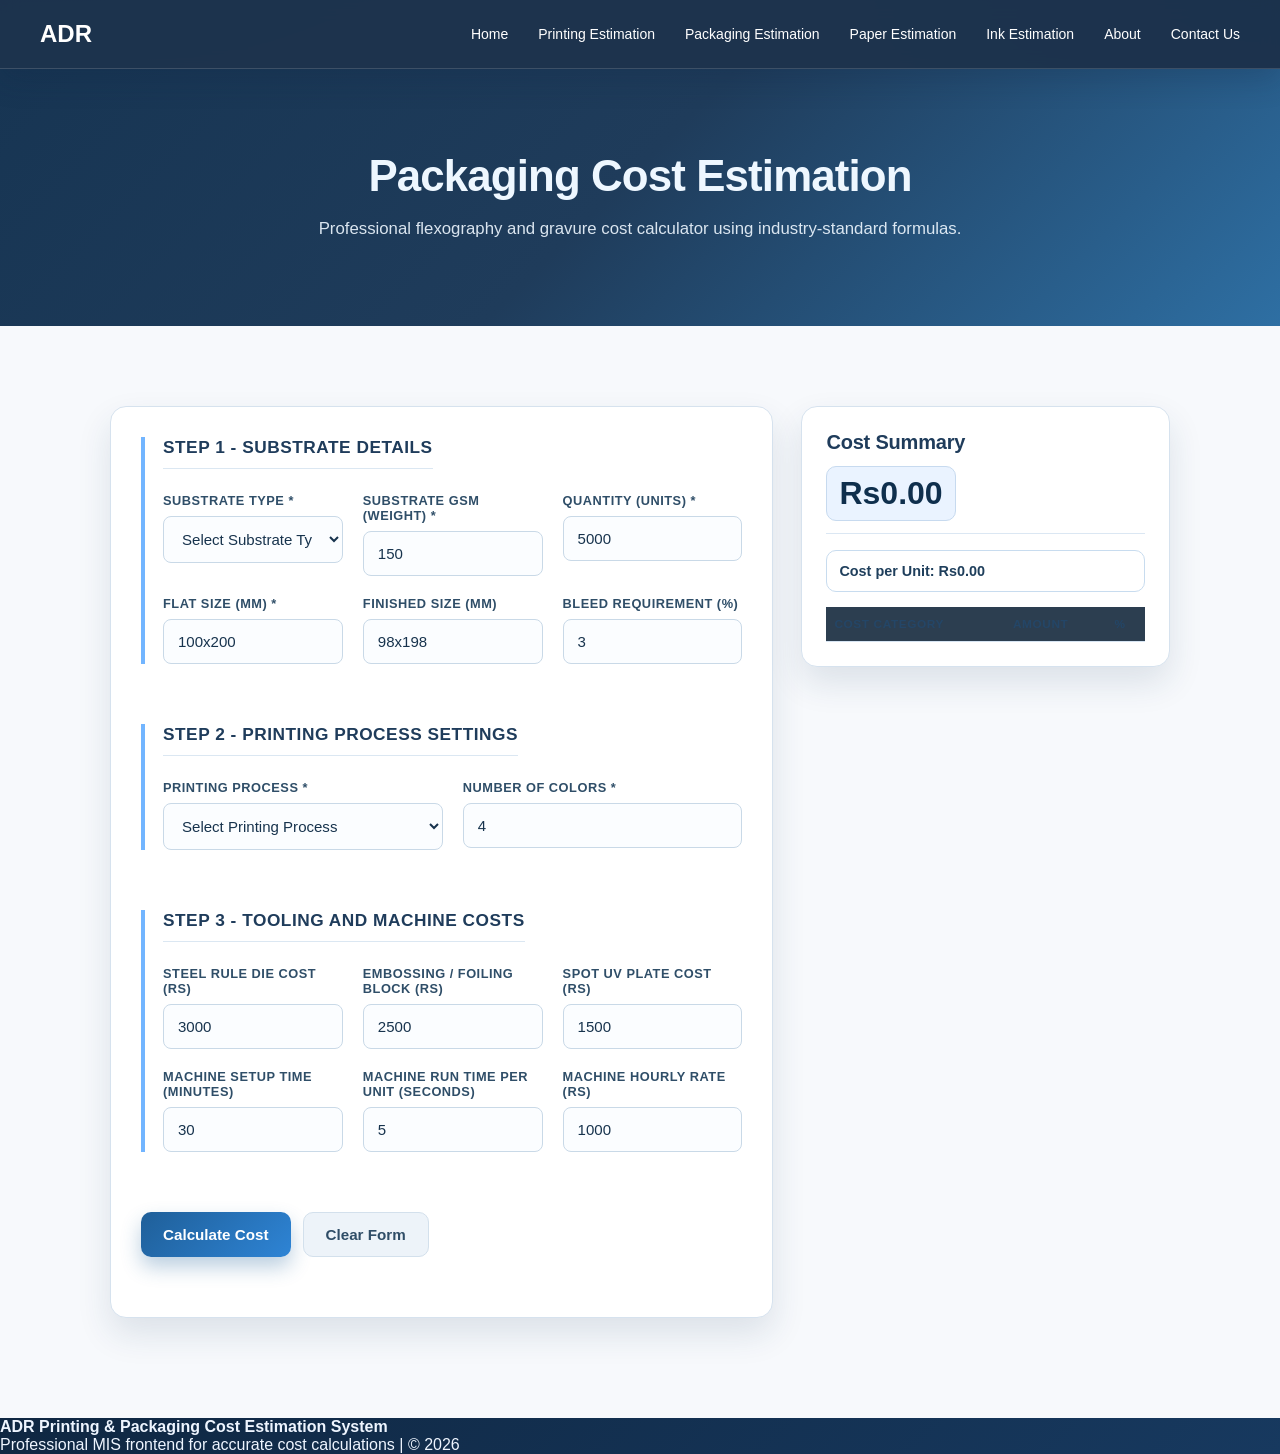
<file: Packaging.html>
<!DOCTYPE html>
<html lang="en">
<head>
    <meta charset="UTF-8">
    <meta name="viewport" content="width=device-width, initial-scale=1.0">
    <title>Packaging Cost Estimation - ADR</title>
    <link rel="stylesheet" href="style.css">
    <style>
        :root {
            --pack-primary: #1f3c5b;
            --pack-secondary: #2e6fa3;
            --pack-accent: #4fa3ff;
            --pack-surface: #ffffff;
            --pack-muted: #5d7489;
            --pack-border: #d6e2ee;
            --pack-bg: #f7f9fc;
            --pack-shadow: 0 16px 34px rgba(24, 56, 88, 0.12);
        }

        body {
            margin: 0;
            padding: 0;
            background:
                radial-gradient(900px 320px at 0% -5%, rgba(79, 163, 255, 0.18), transparent 62%),
                radial-gradient(900px 340px at 100% 0%, rgba(46, 111, 163, 0.15), transparent 60%),
                var(--pack-bg);
            color: #17334d;
        }

        .navbar {
            width: 100%;
            margin: 0;
            border-radius: 0;
        }

        .page-hero {
            width: 100%;
            background: linear-gradient(135deg, #173553 0%, #1f3c5b 48%, #2e6fa3 100%);
            color: #eef7ff;
            text-align: center;
            padding: 82px 20px;
        }

        .page-hero h1 {
            margin: 0;
            font-size: clamp(2rem, 1.3rem + 1.8vw, 3.1rem);
            letter-spacing: -0.02em;
        }

        .page-hero p {
            margin: 14px auto 0;
            max-width: 760px;
            font-size: 1.05rem;
            line-height: 1.7;
            color: rgba(238, 247, 255, 0.9);
        }

        .packaging-page {
            max-width: 1100px;
            margin: 0 auto;
            padding: 80px 20px;
        }

        .calculator-layout {
            display: grid;
            grid-template-columns: minmax(0, 1.8fr) minmax(300px, 1fr);
            gap: 28px;
            align-items: start;
        }

        .form-pane {
            background: var(--pack-surface);
            border: 1px solid var(--pack-border);
            border-radius: 16px;
            box-shadow: var(--pack-shadow);
            padding: 30px;
        }

        .form-section {
            margin-bottom: 60px;
            padding-left: 18px;
            border-left: 4px solid rgba(79, 163, 255, 0.8);
        }

        .form-section:last-of-type {
            margin-bottom: 0;
        }

        .section-title {
            margin: 0 0 24px;
            color: var(--pack-primary);
            font-size: 1.08rem;
            font-weight: 800;
            letter-spacing: 0.03em;
            text-transform: uppercase;
            padding-bottom: 10px;
            border-bottom: 1px solid #dbe7f2;
        }

        .form-grid {
            display: grid;
            grid-template-columns: repeat(3, minmax(0, 1fr));
            gap: 20px;
            margin-bottom: 20px;
        }

        .form-grid-two {
            grid-template-columns: repeat(2, minmax(0, 1fr));
        }

        .form-group {
            display: flex;
            flex-direction: column;
        }

        .form-group label {
            margin-bottom: 8px;
            color: #2f4e68;
            font-size: 0.8rem;
            font-weight: 700;
            letter-spacing: 0.04em;
            text-transform: uppercase;
        }

        .form-group input,
        .form-group select {
            width: 100%;
            padding: 13px 14px;
            border: 1px solid #c9d9e7;
            border-radius: 8px;
            background: #fbfdff;
            font-size: 0.94rem;
            color: #17334d;
            transition: border-color 0.2s ease, box-shadow 0.2s ease, background-color 0.2s ease;
        }

        .form-group input:focus,
        .form-group select:focus {
            outline: none;
            border-color: var(--pack-accent);
            background: #ffffff;
            box-shadow: 0 0 0 3px rgba(79, 163, 255, 0.2);
        }

        .process-fields {
            margin-top: 16px;
            padding: 18px;
            border: 1px solid #d6e4f1;
            border-left: 4px solid var(--pack-secondary);
            border-radius: 10px;
            background: linear-gradient(180deg, #f8fbff 0%, #f2f8ff 100%);
        }

        .process-fields.hidden {
            display: none;
        }

        .subsection-title {
            margin: 0 0 16px;
            color: var(--pack-primary);
            font-size: 0.86rem;
            font-weight: 800;
            text-transform: uppercase;
            letter-spacing: 0.06em;
        }

        .button-group {
            margin-top: 34px;
            display: flex;
            flex-wrap: wrap;
            gap: 12px;
        }

        .btn {
            border: none;
            border-radius: 10px;
            padding: 13px 22px;
            font-size: 0.95rem;
            font-weight: 700;
            cursor: pointer;
            transition: transform 0.2s ease, box-shadow 0.2s ease, background-color 0.2s ease;
        }

        .btn-primary {
            background: linear-gradient(135deg, #1f5f99 0%, #2e84d5 100%);
            color: #ffffff;
            box-shadow: 0 10px 20px rgba(31, 95, 153, 0.3);
        }

        .btn-primary:hover {
            transform: translateY(-2px);
            box-shadow: 0 14px 26px rgba(31, 95, 153, 0.36);
        }

        .btn-secondary {
            background: #edf3f9;
            color: #2f4d67;
            border: 1px solid #d3e0ec;
        }

        .btn-secondary:hover {
            background: #e4edf6;
        }

        .error-message {
            display: none;
            margin-bottom: 18px;
            padding: 12px 14px;
            border-radius: 8px;
            border-left: 4px solid #c23b3b;
            background: #fff0f0;
            color: #a13131;
            font-size: 0.9rem;
            font-weight: 600;
        }

        .error-message.show {
            display: block;
        }

        .results-container {
            display: block;
            position: sticky;
            top: 96px;
            background: var(--pack-surface);
            border: 1px solid var(--pack-border);
            border-radius: 16px;
            box-shadow: var(--pack-shadow);
            padding: 24px;
        }

        .results-header {
            margin-bottom: 16px;
            padding-bottom: 12px;
            border-bottom: 1px solid #dbe7f3;
        }

        .results-header h2 {
            margin: 0;
            color: var(--pack-primary);
            font-size: 1.25rem;
            letter-spacing: -0.01em;
        }

        .total-cost {
            margin: 12px 0 0;
            color: #0f2f4d;
            font-size: 2rem;
            font-weight: 800;
            display: inline-block;
            padding: 8px 12px;
            border-radius: 10px;
            background: #eaf3ff;
            border: 1px solid #c7daef;
        }

        .cost-summary {
            margin-bottom: 14px;
            padding: 12px;
            border-radius: 10px;
            border: 1px solid #c8dcef;
            background: #ffffff;
        }

        .cost-summary p {
            margin: 0;
            color: #1f3f5c;
            font-size: 0.9rem;
            font-weight: 700;
        }


        .breakdown-table {
            width: 100%;
            border-collapse: collapse;
            font-size: 0.87rem;
        }

        .breakdown-table thead {
            background: #eef4fb;
        }

        .breakdown-table th {
            padding: 10px 8px;
            text-align: left;
            color: #244667;
            font-size: 0.74rem;
            text-transform: uppercase;
            letter-spacing: 0.05em;
            border-bottom: 1px solid #d6e4f2;
        }

        .breakdown-table td {
            padding: 10px 8px;
            border-bottom: 1px solid #e3edf7;
            color: #2d4a65;
        }

        .breakdown-table .amount-col {
            text-align: right;
            font-weight: 700;
            color: #0f3f6a;
        }

        .breakdown-table .percent-col {
            text-align: center;
            color: #2a4d6a;
        }

        .breakdown-table .total-row {
            background: #edf5ff;
            font-weight: 700;
        }

        .footer {
            margin-top: 20px;
        }

        @media (max-width: 1024px) {
            .calculator-layout {
                grid-template-columns: 1fr;
            }

            .results-container {
                position: static;
            }
        }

        @media (max-width: 768px) {
            .page-hero {
                padding: 72px 18px;
            }

            .packaging-page {
                padding: 56px 14px;
            }

            .form-pane,
            .results-container {
                padding: 18px;
            }

            .form-section {
                margin-bottom: 44px;
                padding-left: 12px;
            }

            .form-grid,
            .form-grid-two {
                grid-template-columns: 1fr;
                gap: 14px;
            }

            .button-group {
                flex-direction: column;
            }

            .btn {
                width: 100%;
            }
        }
    </style>
</head>
<body>
    <nav class="navbar">
        <a href="/" class="navbar-logo">ADR</a>
        <div class="navbar-links">
            <a href="/">Home</a>
            <a href="Printing.html">Printing Estimation</a>
            <a href="Packaging.html">Packaging Estimation</a>
            <a href="paper.html">Paper Estimation</a>
            <a href="ink.html">Ink Estimation</a>
            <a href="/#about">About</a>
            <a href="/#contact">Contact Us</a>
        </div>
    </nav>

    <section class="page-hero">
        <h1>Packaging Cost Estimation</h1>
        <p>Professional flexography and gravure cost calculator using industry-standard formulas.</p>
    </section>

    <main class="packaging-page">
        <div class="calculator-layout">
            <section class="form-pane">
                <div id="packagingError" class="error-message"></div>

                <form id="packagingForm">
                    <div class="form-section">
                        <h3 class="section-title">Step 1 - Substrate Details</h3>

                        <div class="form-grid">
                            <div class="form-group">
                                <label for="substrateType">Substrate Type *</label>
                                <select id="substrateType" required onchange="updateSubstrateBasisField()">
                                    <option value="">Select Substrate Type</option>
                                    <option value="aluminum">Aluminum Foil</option>
                                    <option value="paperboard">Paperboard</option>
                                    <option value="cardboard">Cardboard</option>
                                    <option value="plastic">Plastic Film</option>
                                </select>
                            </div>
                            <div class="form-group">
                                <label id="substrateBasisLabel" for="substrateGSM">Substrate GSM (Weight) *</label>
                                <input type="number" id="substrateGSM" min="10" value="150" required>
                                <select id="substrateThickness" style="display: none;">
                                    <option value="">Select Thickness (microns)</option>
                                </select>
                            </div>
                            <div class="form-group">
                                <label for="quantity">Quantity (Units) *</label>
                                <input type="number" id="quantity" min="1" value="5000" required>
                            </div>
                        </div>

                        <div class="form-grid">
                            <div class="form-group">
                                <label for="flatSize">Flat Size (mm) *</label>
                                <input type="text" id="flatSize" placeholder="e.g., 100x200" value="100x200" required>
                            </div>
                            <div class="form-group">
                                <label for="finishedSize">Finished Size (mm)</label>
                                <input type="text" id="finishedSize" placeholder="e.g., 98x198" value="98x198">
                            </div>
                            <div class="form-group">
                                <label for="bleedRequirement">Bleed Requirement (%)</label>
                                <input type="number" id="bleedRequirement" min="0" max="10" value="3">
                            </div>
                        </div>
                    </div>

                    <div class="form-section">
                        <h3 class="section-title">Step 2 - Printing Process Settings</h3>

                        <div class="form-grid form-grid-two">
                            <div class="form-group">
                                <label for="packagingProcess">Printing Process *</label>
                                <select id="packagingProcess" required onchange="updatePackagingProcessFields()">
                                    <option value="">Select Printing Process</option>
                                    <option value="flexography">Flexography</option>
                                    <option value="gravure">Gravure</option>
                                </select>
                            </div>
                            <div class="form-group">
                                <label for="numColors">Number of Colors *</label>
                                <input type="number" id="numColors" min="1" max="8" value="4" required>
                            </div>
                        </div>

                        <div id="flexographyFields" class="process-fields hidden">
                            <div class="subsection-title">Flexography Specifications</div>

                            <div class="form-grid">
                                <div class="form-group">
                                    <label for="flexoAniloxLPI">Anilox LPI *</label>
                                    <select id="flexoAniloxLPI" class="flexo-field" required>
                                        <option value="">Select LPI</option>
                                        <option value="low">Low (30-60)</option>
                                        <option value="mid">Mid (90-150)</option>
                                        <option value="high">High (200+)</option>
                                    </select>
                                </div>
                                <div class="form-group">
                                    <label for="flexoEngravingType">Engraving Type *</label>
                                    <select id="flexoEngravingType" class="flexo-field" required>
                                        <option value="">Select Engraving Type</option>
                                        <option value="mechanical">Mechanically Engraved Chrome Plated</option>
                                        <option value="laser">Laser Engraved Ceramic</option>
                                    </select>
                                </div>
                                <div class="form-group">
                                    <label for="flexoCellVolume">Cell Volume (BCM) *</label>
                                    <select id="flexoCellVolume" class="flexo-field" required>
                                        <option value="">Select Cell Volume</option>
                                        <option value="low">Low</option>
                                        <option value="mid">Mid</option>
                                        <option value="high">High</option>
                                    </select>
                                </div>
                            </div>

                            <div class="form-grid form-grid-two">
                                <div class="form-group">
                                    <label for="flexoInkType">Ink Type *</label>
                                    <select id="flexoInkType" class="flexo-field" required>
                                        <option value="">Select Ink Type</option>
                                        <option value="water">Water-Based</option>
                                        <option value="solvent">Solvent-Based</option>
                                        <option value="uv">UV-Curable</option>
                                    </select>
                                </div>
                                <div class="form-group">
                                    <label for="flexoTransferEfficiency">Transfer Efficiency (%)</label>
                                    <input type="number" id="flexoTransferEfficiency" min="10" max="50" value="25" class="flexo-field">
                                </div>
                            </div>
                        </div>

                        <div id="gravureFields" class="process-fields hidden">
                            <div class="subsection-title">Gravure Specifications</div>

                            <div class="form-grid">
                                <div class="form-group">
                                    <label for="gravureNumCylinders">Number of Cylinders *</label>
                                    <input type="number" id="gravureNumCylinders" min="1" max="12" value="4" class="gravure-field" required>
                                </div>
                                <div class="form-group">
                                    <label for="gravureCylinderType">Cylinder Type *</label>
                                    <select id="gravureCylinderType" class="gravure-field" required>
                                        <option value="">Select Cylinder Type</option>
                                        <option value="electromechanical">Electromechanical Engraved</option>
                                        <option value="laser">Laser Engraved</option>
                                    </select>
                                </div>
                                <div class="form-group">
                                    <label for="gravureDocumentationCost">Documentation Cost (Rs)</label>
                                    <input type="number" id="gravureDocumentationCost" min="0" value="500" class="gravure-field">
                                </div>
                            </div>
                        </div>
                    </div>

                    <div class="form-section">
                        <h3 class="section-title">Step 3 - Tooling and Machine Costs</h3>

                        <div class="form-grid">
                            <div class="form-group">
                                <label for="steelRuleDieCost">Steel Rule Die Cost (Rs)</label>
                                <input type="number" id="steelRuleDieCost" min="0" value="3000">
                            </div>
                            <div class="form-group">
                                <label for="embossingBlockCost">Embossing / Foiling Block (Rs)</label>
                                <input type="number" id="embossingBlockCost" min="0" value="2500">
                            </div>
                            <div class="form-group">
                                <label for="spotUVPlateCost">Spot UV Plate Cost (Rs)</label>
                                <input type="number" id="spotUVPlateCost" min="0" value="1500">
                            </div>
                        </div>

                        <div class="form-grid">
                            <div class="form-group">
                                <label for="machineSetupTime">Machine Setup Time (minutes)</label>
                                <input type="number" id="machineSetupTime" min="0" value="30">
                            </div>
                            <div class="form-group">
                                <label for="machineRunTime">Machine Run Time per Unit (seconds)</label>
                                <input type="number" id="machineRunTime" min="0" value="5">
                            </div>
                            <div class="form-group">
                                <label for="machineHourlyRate">Machine Hourly Rate (Rs)</label>
                                <input type="number" id="machineHourlyRate" min="100" value="1000">
                            </div>
                        </div>
                    </div>

                    <div class="button-group">
                        <button type="button" class="btn btn-primary" onclick="calculatePackagingCost()">Calculate Cost</button>
                        <button type="reset" class="btn btn-secondary">Clear Form</button>
                    </div>
                </form>
            </section>

            <aside id="packagingResults" class="results-container">
                <div class="results-header">
                    <h2>Cost Summary</h2>
                    <div class="total-cost" id="packagingTotalCost">Rs0.00</div>
                </div>

                <div class="cost-summary">
                    <p id="packagingCostPerUnit">Cost per Unit: Rs0.00</p>
                </div>

                <table class="breakdown-table">
                    <thead>
                        <tr>
                            <th>Cost Category</th>
                            <th>Amount</th>
                            <th>%</th>
                        </tr>
                    </thead>
                    <tbody id="packagingBreakdownTable"></tbody>
                </table>
            </aside>
        </div>
    </main>

    <footer class="footer">
        <h4>ADR Printing &amp; Packaging Cost Estimation System</h4>
        <p>Professional MIS frontend for accurate cost calculations | &copy; 2026</p>
    </footer>

    <script src="script.js"></script>
    <script>
        function getPackagingNumberValue(id) {
            const element = document.getElementById(id);
            return Number.parseFloat(element?.value || '0') || 0;
        }

        function formatPackagingCurrency(value) {
            return `Rs${value.toFixed(2)}`;
        }

        function showPackagingError(message) {
            const box = document.getElementById('packagingError');
            box.textContent = message;
            box.classList.add('show');
        }

        function clearPackagingError() {
            const box = document.getElementById('packagingError');
            box.textContent = '';
            box.classList.remove('show');
        }

        function resetPackagingResults() {
            document.getElementById('packagingTotalCost').textContent = 'Rs0.00';
            document.getElementById('packagingCostPerUnit').textContent = 'Cost per Unit: Rs0.00';
            document.getElementById('packagingBreakdownTable').innerHTML = '';
            clearPackagingError();
        }

        function parsePackagingSize(sizeText) {
            const parts = (sizeText || '').trim().toLowerCase().split('x').map((part) => Number.parseFloat(part.trim()));
            if (parts.length !== 2 || parts.some((part) => !Number.isFinite(part) || part <= 0)) {
                throw new Error('Enter the flat size in WidthxHeight format, for example 100x200.');
            }

            return { width: parts[0], height: parts[1] };
        }

        function updateSubstrateBasisField() {
            const substrateType = document.getElementById('substrateType')?.value;
            const gsmInput = document.getElementById('substrateGSM');
            const thicknessSelect = document.getElementById('substrateThickness');
            const label = document.getElementById('substrateBasisLabel');
            const thicknessOptions = [
                { value: '12', label: '12 microns' },
                { value: '20', label: '20 microns' },
                { value: '30', label: '30 microns' },
                { value: '40', label: '40 microns' }
            ];

            const useThickness = substrateType === 'plastic' || substrateType === 'aluminum';

            if (useThickness) {
                label.textContent = 'Substrate Thickness (Microns) *';
                gsmInput.style.display = 'none';
                gsmInput.disabled = true;
                thicknessSelect.style.display = 'block';
                thicknessSelect.disabled = false;
                thicknessSelect.required = true;

                if (!thicknessSelect.options.length || thicknessSelect.options.length === 1) {
                    thicknessSelect.innerHTML = '<option value="">Select Thickness (microns)</option>' +
                        thicknessOptions.map((option) => `<option value="${option.value}">${option.label}</option>`).join('');
                }
            } else {
                label.textContent = 'Substrate GSM (Weight) *';
                gsmInput.style.display = 'block';
                gsmInput.disabled = false;
                thicknessSelect.style.display = 'none';
                thicknessSelect.disabled = true;
                thicknessSelect.required = false;
            }
        }

        function updatePackagingProcessFields() {
            const process = document.getElementById('packagingProcess')?.value;
            const flexoFields = document.getElementById('flexographyFields');
            const gravureFields = document.getElementById('gravureFields');
            const flexoInputs = document.querySelectorAll('.flexo-field');
            const gravureInputs = document.querySelectorAll('.gravure-field');

            const isFlexo = process === 'flexography';
            const isGravure = process === 'gravure';

            flexoFields.classList.toggle('hidden', !isFlexo);
            gravureFields.classList.toggle('hidden', !isGravure);

            flexoInputs.forEach((input) => {
                input.required = isFlexo;
                input.disabled = !isFlexo;
            });

            gravureInputs.forEach((input) => {
                input.required = isGravure;
                input.disabled = !isGravure;
            });
        }

        function getPackagingSubstrateValue() {
            const substrateType = document.getElementById('substrateType').value;
            if (substrateType === 'plastic' || substrateType === 'aluminum') {
                return getPackagingNumberValue('substrateThickness');
            }

            return getPackagingNumberValue('substrateGSM');
        }

        function calculatePackagingCost() {
            try {
                clearPackagingError();

                const substrateType = document.getElementById('substrateType').value;
                const process = document.getElementById('packagingProcess').value;
                const quantity = getPackagingNumberValue('quantity');
                const numColors = getPackagingNumberValue('numColors');
                const basisValue = getPackagingSubstrateValue();
                const bleedPercent = getPackagingNumberValue('bleedRequirement');
                const size = parsePackagingSize(document.getElementById('flatSize').value);

                if (!substrateType || !process) {
                    throw new Error('Select the substrate type and packaging process.');
                }

                if (quantity <= 0 || numColors <= 0 || basisValue <= 0) {
                    throw new Error('Quantity, substrate basis, and number of colors must be greater than zero.');
                }

                const areaSqM = (size.width / 1000) * (size.height / 1000);
                const effectiveAreaSqM = areaSqM * quantity * (1 + bleedPercent / 100);

                const materialRates = {
                    aluminum: 165,
                    paperboard: 78,
                    cardboard: 69,
                    plastic: 142
                };

                const substrateFactor = substrateType === 'plastic' || substrateType === 'aluminum'
                    ? basisValue / 25
                    : basisValue / 100;
                const substrateCost = effectiveAreaSqM * (materialRates[substrateType] || 75) * substrateFactor;

                let processCost = 0;
                let cylinderOrPlateCost = 0;

                if (process === 'flexography') {
                    const lpiRate = {
                        low: 1,
                        mid: 1.15,
                        high: 1.3
                    }[document.getElementById('flexoAniloxLPI').value] || 1;
                    const engravingRate = document.getElementById('flexoEngravingType').value === 'laser' ? 1.2 : 1;
                    const cellRate = {
                        low: 0.95,
                        mid: 1,
                        high: 1.1
                    }[document.getElementById('flexoCellVolume').value] || 1;
                    const inkRate = {
                        water: 1,
                        solvent: 1.08,
                        uv: 1.22
                    }[document.getElementById('flexoInkType').value] || 1;
                    const efficiency = Math.max(getPackagingNumberValue('flexoTransferEfficiency'), 1) / 100;

                    processCost = effectiveAreaSqM * 7.5 * numColors * lpiRate * engravingRate * cellRate * inkRate / efficiency;
                    cylinderOrPlateCost = numColors * 950;
                } else {
                    const cylinderTypeRate = document.getElementById('gravureCylinderType').value === 'laser' ? 1.18 : 1;
                    const cylinders = getPackagingNumberValue('gravureNumCylinders');
                    const documentationCost = getPackagingNumberValue('gravureDocumentationCost');

                    processCost = effectiveAreaSqM * 8.8 * numColors * cylinderTypeRate;
                    cylinderOrPlateCost = cylinders * 2400 + documentationCost;
                }

                const dieCost = getPackagingNumberValue('steelRuleDieCost');
                const embossingCost = getPackagingNumberValue('embossingBlockCost');
                const spotUvCost = getPackagingNumberValue('spotUVPlateCost');
                const setupHours = getPackagingNumberValue('machineSetupTime') / 60;
                const runHours = (quantity * getPackagingNumberValue('machineRunTime')) / 3600;
                const machineCost = (setupHours + runHours) * getPackagingNumberValue('machineHourlyRate');

                const totalCost = substrateCost + processCost + cylinderOrPlateCost + dieCost + embossingCost + spotUvCost + machineCost;
                const unitCost = totalCost / quantity;

                const rows = [
                    { label: 'Substrate', value: substrateCost },
                    { label: 'Printing Process', value: processCost },
                    { label: process === 'flexography' ? 'Plates' : 'Cylinders', value: cylinderOrPlateCost },
                    { label: 'Steel Rule Die', value: dieCost },
                    { label: 'Embossing / Foiling', value: embossingCost },
                    { label: 'Spot UV', value: spotUvCost },
                    { label: 'Machine Cost', value: machineCost }
                ];

                document.getElementById('packagingBreakdownTable').innerHTML = rows.map((row) => {
                    const percent = totalCost > 0 ? (row.value / totalCost) * 100 : 0;
                    return `
                        <tr>
                            <td>${row.label}</td>
                            <td class="amount-col">${formatPackagingCurrency(row.value)}</td>
                            <td class="percent-col">${percent.toFixed(1)}%</td>
                        </tr>
                    `;
                }).join('') + `
                    <tr class="total-row">
                        <td>Total</td>
                        <td class="amount-col">${formatPackagingCurrency(totalCost)}</td>
                        <td class="percent-col">100%</td>
                    </tr>
                `;

                document.getElementById('packagingTotalCost').textContent = formatPackagingCurrency(totalCost);
                document.getElementById('packagingCostPerUnit').textContent = `Cost per Unit: ${formatPackagingCurrency(unitCost)}`;
            } catch (error) {
                resetPackagingResults();
                showPackagingError(error.message || 'Unable to calculate packaging cost.');
            }
        }

        document.addEventListener('DOMContentLoaded', function () {
            const form = document.getElementById('packagingForm');

            updateSubstrateBasisField();
            updatePackagingProcessFields();

            form?.addEventListener('reset', function () {
                window.setTimeout(function () {
                    updateSubstrateBasisField();
                    updatePackagingProcessFields();
                    resetPackagingResults();
                }, 0);
            });
        });
    </script>
</body>
</html>
</file>
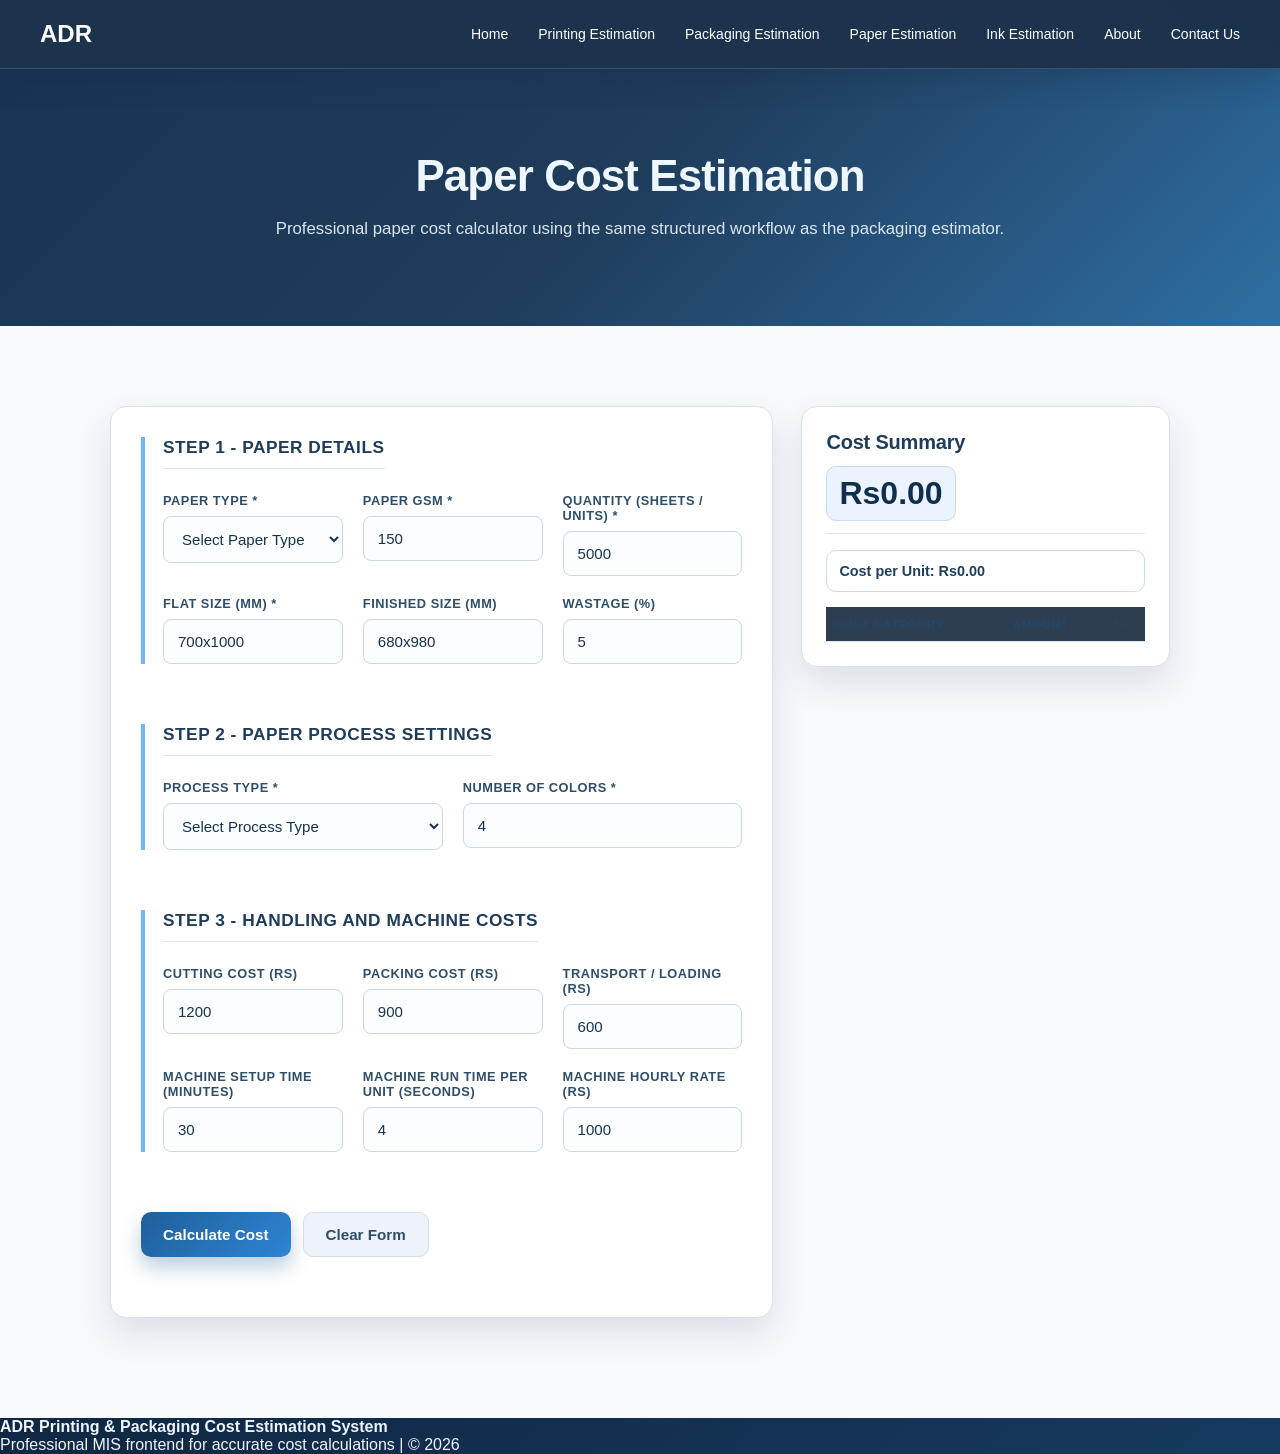
<file: Paper.html>
<!DOCTYPE html>
<html lang="en">
<head>
    <meta charset="UTF-8">
    <meta name="viewport" content="width=device-width, initial-scale=1.0">
    <title>Paper Cost Estimation - ADR</title>
    <link rel="stylesheet" href="style.css">
    <style>
        :root {
            --pack-primary: #1f3c5b;
            --pack-secondary: #2e6fa3;
            --pack-accent: #4fa3ff;
            --pack-surface: #ffffff;
            --pack-muted: #5d7489;
            --pack-border: #d6e2ee;
            --pack-bg: #f7f9fc;
            --pack-shadow: 0 16px 34px rgba(24, 56, 88, 0.12);
        }

        body {
            margin: 0;
            padding: 0;
            background:
                radial-gradient(900px 320px at 0% -5%, rgba(79, 163, 255, 0.18), transparent 62%),
                radial-gradient(900px 340px at 100% 0%, rgba(46, 111, 163, 0.15), transparent 60%),
                var(--pack-bg);
            color: #17334d;
        }

        .navbar {
            width: 100%;
            margin: 0;
            border-radius: 0;
        }

        .page-hero {
            width: 100%;
            background: linear-gradient(135deg, #173553 0%, #1f3c5b 48%, #2e6fa3 100%);
            color: #eef7ff;
            text-align: center;
            padding: 82px 20px;
        }

        .page-hero h1 {
            margin: 0;
            font-size: clamp(2rem, 1.3rem + 1.8vw, 3.1rem);
            letter-spacing: -0.02em;
        }

        .page-hero p {
            margin: 14px auto 0;
            max-width: 760px;
            font-size: 1.05rem;
            line-height: 1.7;
            color: rgba(238, 247, 255, 0.9);
        }

        .packaging-page {
            max-width: 1100px;
            margin: 0 auto;
            padding: 80px 20px;
        }

        .calculator-layout {
            display: grid;
            grid-template-columns: minmax(0, 1.8fr) minmax(300px, 1fr);
            gap: 28px;
            align-items: start;
        }

        .form-pane {
            background: var(--pack-surface);
            border: 1px solid var(--pack-border);
            border-radius: 16px;
            box-shadow: var(--pack-shadow);
            padding: 30px;
        }

        .form-section {
            margin-bottom: 60px;
            padding-left: 18px;
            border-left: 4px solid rgba(79, 163, 255, 0.8);
        }

        .form-section:last-of-type {
            margin-bottom: 0;
        }

        .section-title {
            margin: 0 0 24px;
            color: var(--pack-primary);
            font-size: 1.08rem;
            font-weight: 800;
            letter-spacing: 0.03em;
            text-transform: uppercase;
            padding-bottom: 10px;
            border-bottom: 1px solid #dbe7f2;
        }

        .form-grid {
            display: grid;
            grid-template-columns: repeat(3, minmax(0, 1fr));
            gap: 20px;
            margin-bottom: 20px;
        }

        .form-grid-two {
            grid-template-columns: repeat(2, minmax(0, 1fr));
        }

        .form-group {
            display: flex;
            flex-direction: column;
        }

        .form-group label {
            margin-bottom: 8px;
            color: #2f4e68;
            font-size: 0.8rem;
            font-weight: 700;
            letter-spacing: 0.04em;
            text-transform: uppercase;
        }

        .form-group input,
        .form-group select {
            width: 100%;
            padding: 13px 14px;
            border: 1px solid #c9d9e7;
            border-radius: 8px;
            background: #fbfdff;
            font-size: 0.94rem;
            color: #17334d;
            transition: border-color 0.2s ease, box-shadow 0.2s ease, background-color 0.2s ease;
        }

        .form-group input:focus,
        .form-group select:focus {
            outline: none;
            border-color: var(--pack-accent);
            background: #ffffff;
            box-shadow: 0 0 0 3px rgba(79, 163, 255, 0.2);
        }

        .process-fields {
            margin-top: 16px;
            padding: 18px;
            border: 1px solid #d6e4f1;
            border-left: 4px solid var(--pack-secondary);
            border-radius: 10px;
            background: linear-gradient(180deg, #f8fbff 0%, #f2f8ff 100%);
        }

        .process-fields.hidden {
            display: none;
        }

        .subsection-title {
            margin: 0 0 16px;
            color: var(--pack-primary);
            font-size: 0.86rem;
            font-weight: 800;
            text-transform: uppercase;
            letter-spacing: 0.06em;
        }

        .button-group {
            margin-top: 34px;
            display: flex;
            flex-wrap: wrap;
            gap: 12px;
        }

        .btn {
            border: none;
            border-radius: 10px;
            padding: 13px 22px;
            font-size: 0.95rem;
            font-weight: 700;
            cursor: pointer;
            transition: transform 0.2s ease, box-shadow 0.2s ease, background-color 0.2s ease;
        }

        .btn-primary {
            background: linear-gradient(135deg, #1f5f99 0%, #2e84d5 100%);
            color: #ffffff;
            box-shadow: 0 10px 20px rgba(31, 95, 153, 0.3);
        }

        .btn-primary:hover {
            transform: translateY(-2px);
            box-shadow: 0 14px 26px rgba(31, 95, 153, 0.36);
        }

        .btn-secondary {
            background: #edf3f9;
            color: #2f4d67;
            border: 1px solid #d3e0ec;
        }

        .btn-secondary:hover {
            background: #e4edf6;
        }

        .error-message {
            display: none;
            margin-bottom: 18px;
            padding: 12px 14px;
            border-radius: 8px;
            border-left: 4px solid #c23b3b;
            background: #fff0f0;
            color: #a13131;
            font-size: 0.9rem;
            font-weight: 600;
        }

        .error-message.show {
            display: block;
        }

        .results-container {
            display: block;
            position: sticky;
            top: 96px;
            background: var(--pack-surface);
            border: 1px solid var(--pack-border);
            border-radius: 16px;
            box-shadow: var(--pack-shadow);
            padding: 24px;
        }

        .results-header {
            margin-bottom: 16px;
            padding-bottom: 12px;
            border-bottom: 1px solid #dbe7f3;
        }

        .results-header h2 {
            margin: 0;
            color: var(--pack-primary);
            font-size: 1.25rem;
            letter-spacing: -0.01em;
        }

        .total-cost {
            margin: 12px 0 0;
            color: #0f2f4d;
            font-size: 2rem;
            font-weight: 800;
            display: inline-block;
            padding: 8px 12px;
            border-radius: 10px;
            background: #eaf3ff;
            border: 1px solid #c7daef;
        }

        .cost-summary {
            margin-bottom: 14px;
            padding: 12px;
            border-radius: 10px;
            border: 1px solid #c8dcef;
            background: #ffffff;
        }

        .cost-summary p {
            margin: 0;
            color: #1f3f5c;
            font-size: 0.9rem;
            font-weight: 700;
        }


        .breakdown-table {
            width: 100%;
            border-collapse: collapse;
            font-size: 0.87rem;
        }

        .breakdown-table thead {
            background: #eef4fb;
        }

        .breakdown-table th {
            padding: 10px 8px;
            text-align: left;
            color: #244667;
            font-size: 0.74rem;
            text-transform: uppercase;
            letter-spacing: 0.05em;
            border-bottom: 1px solid #d6e4f2;
        }

        .breakdown-table td {
            padding: 10px 8px;
            border-bottom: 1px solid #e3edf7;
            color: #2d4a65;
        }

        .breakdown-table .amount-col {
            text-align: right;
            font-weight: 700;
            color: #0f3f6a;
        }

        .breakdown-table .percent-col {
            text-align: center;
            color: #2a4d6a;
        }

        .breakdown-table .total-row {
            background: #edf5ff;
            font-weight: 700;
        }

        .footer {
            margin-top: 20px;
        }

        @media (max-width: 1024px) {
            .calculator-layout {
                grid-template-columns: 1fr;
            }

            .results-container {
                position: static;
            }
        }

        @media (max-width: 768px) {
            .page-hero {
                padding: 72px 18px;
            }

            .packaging-page {
                padding: 56px 14px;
            }

            .form-pane,
            .results-container {
                padding: 18px;
            }

            .form-section {
                margin-bottom: 44px;
                padding-left: 12px;
            }

            .form-grid,
            .form-grid-two {
                grid-template-columns: 1fr;
                gap: 14px;
            }

            .button-group {
                flex-direction: column;
            }

            .btn {
                width: 100%;
            }
        }
    </style>
</head>
<body>
    <nav class="navbar">
        <a href="/" class="navbar-logo">ADR</a>
        <div class="navbar-links">
            <a href="/">Home</a>
            <a href="Printing.html">Printing Estimation</a>
            <a href="Packaging.html">Packaging Estimation</a>
            <a href="paper.html">Paper Estimation</a>
            <a href="ink.html">Ink Estimation</a>
            <a href="/#about">About</a>
            <a href="/#contact">Contact Us</a>
        </div>
    </nav>

    <section class="page-hero">
        <h1>Paper Cost Estimation</h1>
        <p>Professional paper cost calculator using the same structured workflow as the packaging estimator.</p>
    </section>

    <main class="packaging-page">
        <div class="calculator-layout">
            <section class="form-pane">
                <div id="paperError" class="error-message"></div>

                <form id="paperForm">
                    <div class="form-section">
                        <h3 class="section-title">Step 1 - Paper Details</h3>

                        <div class="form-grid">
                            <div class="form-group">
                                <label for="paperMaterialType">Paper Type *</label>
                                <select id="paperMaterialType" required>
                                    <option value="">Select Paper Type</option>
                                    <option value="plain">Plain Paper</option>
                                    <option value="art">Art Paper</option>
                                    <option value="coated">Coated Paper</option>
                                    <option value="kraft">Kraft Paper</option>
                                    <option value="duplex">Duplex Board</option>
                                    <option value="paperboard">Paperboard</option>
                                </select>
                            </div>
                            <div class="form-group">
                                <label for="paperGSM">Paper GSM *</label>
                                <input type="number" id="paperGSM" min="40" value="150" required>
                            </div>
                            <div class="form-group">
                                <label for="paperQuantity">Quantity (Sheets / Units) *</label>
                                <input type="number" id="paperQuantity" min="1" value="5000" required>
                            </div>
                        </div>

                        <div class="form-grid">
                            <div class="form-group">
                                <label for="paperFlatSize">Flat Size (mm) *</label>
                                <input type="text" id="paperFlatSize" placeholder="e.g., 700x1000" value="700x1000" required>
                            </div>
                            <div class="form-group">
                                <label for="paperFinishedSize">Finished Size (mm)</label>
                                <input type="text" id="paperFinishedSize" placeholder="e.g., 680x980" value="680x980">
                            </div>
                            <div class="form-group">
                                <label for="paperWastage">Wastage (%)</label>
                                <input type="number" id="paperWastage" min="0" max="25" value="5">
                            </div>
                        </div>
                    </div>

                    <div class="form-section">
                        <h3 class="section-title">Step 2 - Paper Process Settings</h3>

                        <div class="form-grid form-grid-two">
                            <div class="form-group">
                                <label for="paperProcess">Process Type *</label>
                                <select id="paperProcess" required onchange="updatePaperCostProcessFields()">
                                    <option value="">Select Process Type</option>
                                    <option value="sheetfed">Sheetfed</option>
                                    <option value="rollfed">Roll-Fed</option>
                                </select>
                            </div>
                            <div class="form-group">
                                <label for="paperNumColors">Number of Colors *</label>
                                <input type="number" id="paperNumColors" min="1" max="8" value="4" required>
                            </div>
                        </div>

                        <div id="paperSheetfedFields" class="process-fields hidden">
                            <div class="subsection-title">Sheetfed Specifications</div>

                            <div class="form-grid">
                                <div class="form-group">
                                    <label for="paperSheetRate">Sheet Rate (Rs per 1000) *</label>
                                    <input type="number" id="paperSheetRate" min="1" value="450" class="paper-sheetfed-field" required>
                                </div>
                                <div class="form-group">
                                    <label for="paperPlateCost">Plate / Make Ready Cost (Rs) *</label>
                                    <input type="number" id="paperPlateCost" min="0" value="1800" class="paper-sheetfed-field" required>
                                </div>
                                <div class="form-group">
                                    <label for="paperSheetSetupWaste">Setup Waste Sheets</label>
                                    <input type="number" id="paperSheetSetupWaste" min="0" value="150" class="paper-sheetfed-field">
                                </div>
                            </div>
                        </div>

                        <div id="paperRollfedFields" class="process-fields hidden">
                            <div class="subsection-title">Roll-Fed Specifications</div>

                            <div class="form-grid">
                                <div class="form-group">
                                    <label for="paperReelSetupCost">Reel Setup Cost (Rs) *</label>
                                    <input type="number" id="paperReelSetupCost" min="0" value="2200" class="paper-rollfed-field" required>
                                </div>
                                <div class="form-group">
                                    <label for="paperRollRate">Roll Processing Rate (Rs per 1000) *</label>
                                    <input type="number" id="paperRollRate" min="1" value="380" class="paper-rollfed-field" required>
                                </div>
                                <div class="form-group">
                                    <label for="paperCoreWaste">Core / Trim Waste (%)</label>
                                    <input type="number" id="paperCoreWaste" min="0" max="15" value="3" class="paper-rollfed-field">
                                </div>
                            </div>
                        </div>
                    </div>

                    <div class="form-section">
                        <h3 class="section-title">Step 3 - Handling and Machine Costs</h3>

                        <div class="form-grid">
                            <div class="form-group">
                                <label for="paperCuttingCost">Cutting Cost (Rs)</label>
                                <input type="number" id="paperCuttingCost" min="0" value="1200">
                            </div>
                            <div class="form-group">
                                <label for="paperPackingCost">Packing Cost (Rs)</label>
                                <input type="number" id="paperPackingCost" min="0" value="900">
                            </div>
                            <div class="form-group">
                                <label for="paperTransportCost">Transport / Loading (Rs)</label>
                                <input type="number" id="paperTransportCost" min="0" value="600">
                            </div>
                        </div>

                        <div class="form-grid">
                            <div class="form-group">
                                <label for="paperMachineSetupTime">Machine Setup Time (minutes)</label>
                                <input type="number" id="paperMachineSetupTime" min="0" value="30">
                            </div>
                            <div class="form-group">
                                <label for="paperMachineRunTime">Machine Run Time per Unit (seconds)</label>
                                <input type="number" id="paperMachineRunTime" min="0" value="4">
                            </div>
                            <div class="form-group">
                                <label for="paperMachineHourlyRate">Machine Hourly Rate (Rs)</label>
                                <input type="number" id="paperMachineHourlyRate" min="100" value="1000">
                            </div>
                        </div>
                    </div>

                    <div class="button-group">
                        <button type="button" class="btn btn-primary" onclick="calculatePaperCost()">Calculate Cost</button>
                        <button type="reset" class="btn btn-secondary">Clear Form</button>
                    </div>
                </form>
            </section>

            <aside id="paperResults" class="results-container">
                <div class="results-header">
                    <h2>Cost Summary</h2>
                    <div class="total-cost" id="paperTotalCost">Rs0.00</div>
                </div>

                <div class="cost-summary">
                    <p id="paperCostPerUnit">Cost per Unit: Rs0.00</p>
                </div>

                <table class="breakdown-table">
                    <thead>
                        <tr>
                            <th>Cost Category</th>
                            <th>Amount</th>
                            <th>%</th>
                        </tr>
                    </thead>
                    <tbody id="paperBreakdownTable"></tbody>
                </table>
            </aside>
        </div>
    </main>

    <footer class="footer">
        <h4>ADR Printing &amp; Packaging Cost Estimation System</h4>
        <p>Professional MIS frontend for accurate cost calculations | &copy; 2026</p>
    </footer>

    <script src="script.js"></script>
    <script>
        function getPaperNumberValue(id) {
            const element = document.getElementById(id);
            return Number.parseFloat(element?.value || '0') || 0;
        }

        function parsePaperSize(sizeText) {
            const cleaned = (sizeText || '').trim().toLowerCase();
            const parts = cleaned.split('x').map((part) => Number.parseFloat(part.trim()));

            if (parts.length !== 2 || parts.some((part) => !Number.isFinite(part) || part <= 0)) {
                throw new Error('Enter paper sizes in the format WidthxHeight, for example 700x1000.');
            }

            return {
                width: parts[0],
                height: parts[1]
            };
        }

        function formatPaperCurrency(value) {
            return `Rs${value.toFixed(2)}`;
        }

        function showPaperError(message) {
            const errorBox = document.getElementById('paperError');
            errorBox.textContent = message;
            errorBox.classList.add('show');
        }

        function clearPaperError() {
            const errorBox = document.getElementById('paperError');
            errorBox.textContent = '';
            errorBox.classList.remove('show');
        }

        function updatePaperCostProcessFields() {
            const processType = document.getElementById('paperProcess')?.value;
            const sheetfedFields = document.getElementById('paperSheetfedFields');
            const rollfedFields = document.getElementById('paperRollfedFields');

            const sheetfedInputs = document.querySelectorAll('.paper-sheetfed-field');
            const rollfedInputs = document.querySelectorAll('.paper-rollfed-field');

            const isSheetfed = processType === 'sheetfed';
            const isRollfed = processType === 'rollfed';

            sheetfedFields.classList.toggle('hidden', !isSheetfed);
            rollfedFields.classList.toggle('hidden', !isRollfed);

            sheetfedInputs.forEach((input) => {
                input.required = isSheetfed;
                input.disabled = !isSheetfed;
            });

            rollfedInputs.forEach((input) => {
                input.required = isRollfed;
                input.disabled = !isRollfed;
            });
        }

        function resetPaperResults() {
            document.getElementById('paperTotalCost').textContent = 'Rs0.00';
            document.getElementById('paperCostPerUnit').textContent = 'Cost per Unit: Rs0.00';
            document.getElementById('paperBreakdownTable').innerHTML = '';
            clearPaperError();
        }

        function calculatePaperCost() {
            try {
                clearPaperError();

                const paperType = document.getElementById('paperMaterialType').value;
                const quantity = getPaperNumberValue('paperQuantity');
                const gsm = getPaperNumberValue('paperGSM');
                const wastagePercent = getPaperNumberValue('paperWastage');
                const colorCount = getPaperNumberValue('paperNumColors');
                const processType = document.getElementById('paperProcess').value;
                const flatSize = parsePaperSize(document.getElementById('paperFlatSize').value);

                if (!paperType) {
                    throw new Error('Select a paper type.');
                }

                if (!processType) {
                    throw new Error('Select a process type.');
                }

                if (quantity <= 0 || gsm <= 0 || colorCount <= 0) {
                    throw new Error('Quantity, GSM, and number of colors must be greater than zero.');
                }

                const paperRateByType = {
                    plain: 64,
                    art: 82,
                    coated: 88,
                    kraft: 58,
                    duplex: 72,
                    paperboard: 96
                };

                const areaSqM = (flatSize.width / 1000) * (flatSize.height / 1000);
                const setupWasteSheets = processType === 'sheetfed' ? getPaperNumberValue('paperSheetSetupWaste') : 0;
                const processWastePercent = processType === 'rollfed' ? getPaperNumberValue('paperCoreWaste') : 0;
                const totalSheets = Math.ceil(
                    quantity * (1 + (wastagePercent + processWastePercent) / 100) + setupWasteSheets
                );

                const weightPerSheetKg = areaSqM * gsm / 1000;
                const totalPaperWeightKg = totalSheets * weightPerSheetKg;
                const materialCost = totalPaperWeightKg * (paperRateByType[paperType] || paperRateByType.plain);

                let processCost = 0;
                if (processType === 'sheetfed') {
                    const sheetRate = getPaperNumberValue('paperSheetRate');
                    const plateCost = getPaperNumberValue('paperPlateCost');
                    processCost = (totalSheets / 1000) * sheetRate + plateCost;
                } else {
                    const reelSetupCost = getPaperNumberValue('paperReelSetupCost');
                    const rollRate = getPaperNumberValue('paperRollRate');
                    processCost = (totalSheets / 1000) * rollRate + reelSetupCost;
                }

                const cuttingCost = getPaperNumberValue('paperCuttingCost');
                const packingCost = getPaperNumberValue('paperPackingCost');
                const transportCost = getPaperNumberValue('paperTransportCost');

                const setupHours = getPaperNumberValue('paperMachineSetupTime') / 60;
                const runHours = (quantity * getPaperNumberValue('paperMachineRunTime')) / 3600;
                const machineHourlyRate = getPaperNumberValue('paperMachineHourlyRate');
                const machineCost = (setupHours + runHours) * machineHourlyRate;

                const colorSurcharge = processCost * Math.max(colorCount - 1, 0) * 0.06;
                const totalCost = materialCost + processCost + colorSurcharge + cuttingCost + packingCost + transportCost + machineCost;
                const costPerUnit = totalCost / quantity;

                const rows = [
                    { label: 'Paper Material', value: materialCost },
                    { label: 'Process Cost', value: processCost },
                    { label: 'Color Load', value: colorSurcharge },
                    { label: 'Machine Cost', value: machineCost },
                    { label: 'Cutting', value: cuttingCost },
                    { label: 'Packing', value: packingCost },
                    { label: 'Transport', value: transportCost }
                ];

                const breakdownTable = document.getElementById('paperBreakdownTable');
                breakdownTable.innerHTML = rows.map((row) => {
                    const percent = totalCost > 0 ? (row.value / totalCost) * 100 : 0;
                    return `
                        <tr>
                            <td>${row.label}</td>
                            <td class="amount-col">${formatPaperCurrency(row.value)}</td>
                            <td class="percent-col">${percent.toFixed(1)}%</td>
                        </tr>
                    `;
                }).join('') + `
                    <tr class="total-row">
                        <td>Total</td>
                        <td class="amount-col">${formatPaperCurrency(totalCost)}</td>
                        <td class="percent-col">100%</td>
                    </tr>
                `;

                document.getElementById('paperTotalCost').textContent = formatPaperCurrency(totalCost);
                document.getElementById('paperCostPerUnit').textContent = `Cost per Unit: ${formatPaperCurrency(costPerUnit)}`;
            } catch (error) {
                resetPaperResults();
                showPaperError(error.message || 'Unable to calculate paper cost. Please review the inputs.');
            }
        }

        document.addEventListener('DOMContentLoaded', function () {
            const form = document.getElementById('paperForm');

            if (typeof updatePaperCostProcessFields === 'function') {
                updatePaperCostProcessFields();
            }

            form?.addEventListener('reset', function () {
                window.setTimeout(function () {
                    updatePaperCostProcessFields();
                    resetPaperResults();
                }, 0);
            });
        });
    </script>
</body>
</html>
</file>
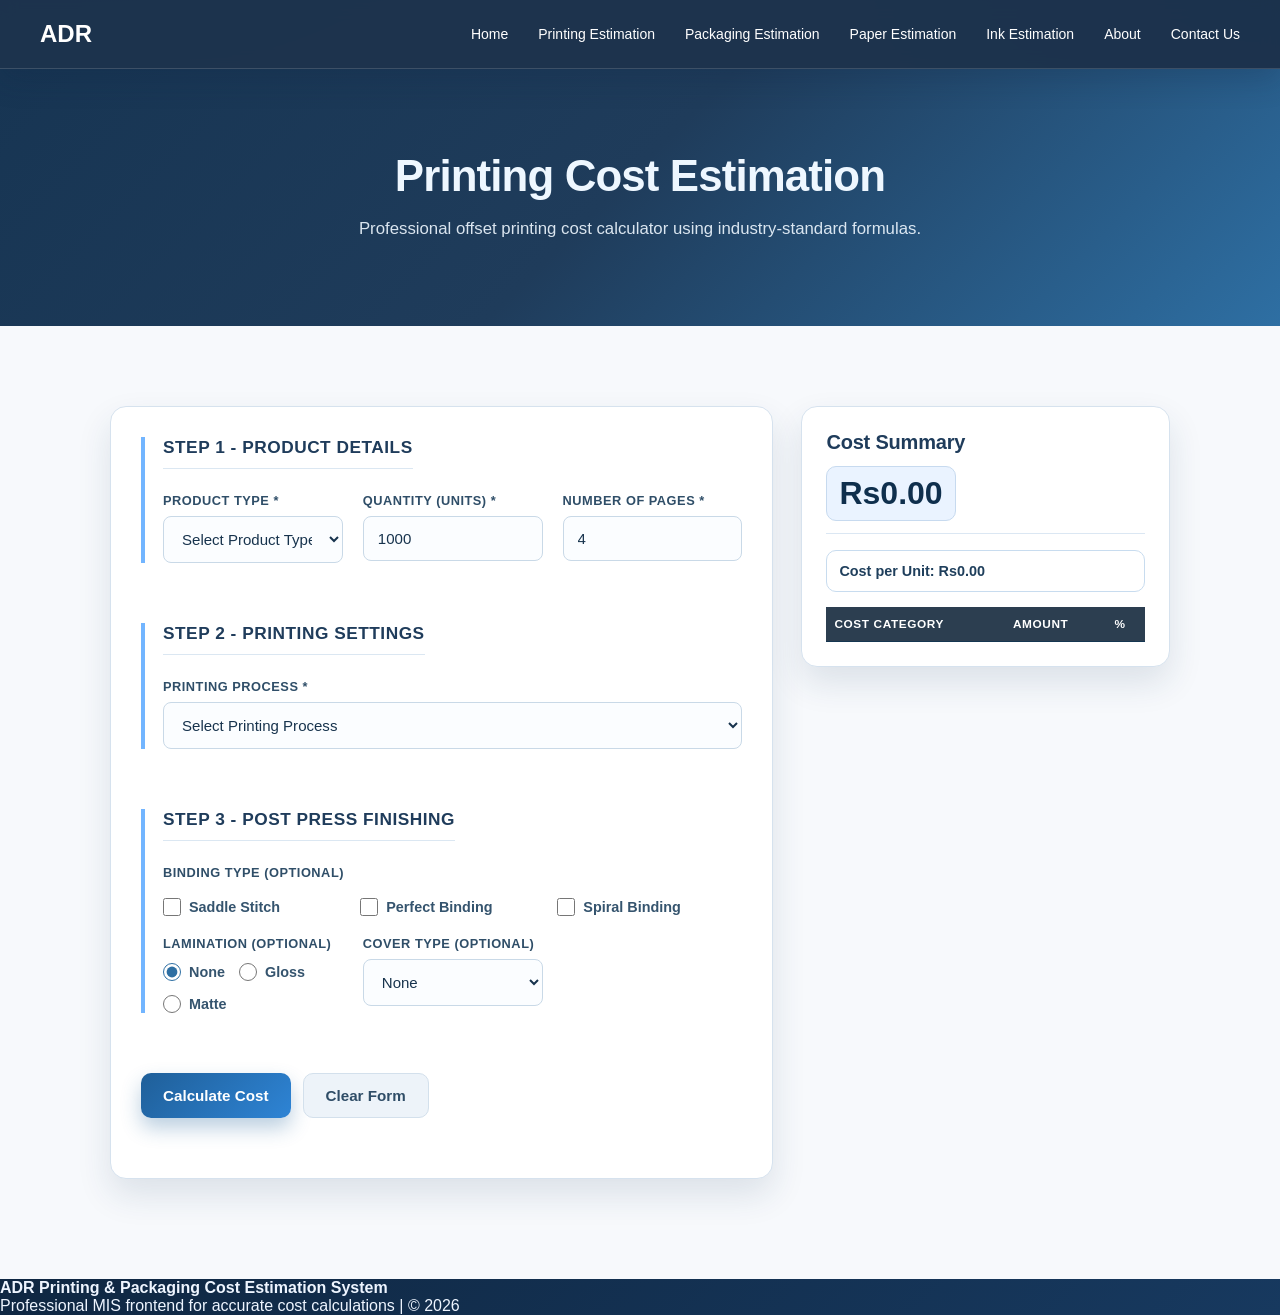
<file: Printing.html>
<!DOCTYPE html>
<html lang="en">
<head>
    <meta charset="UTF-8">
    <meta name="viewport" content="width=device-width, initial-scale=1.0">
    <title>Printing Cost Estimation - ADR</title>
    <link rel="stylesheet" href="style.css">
    <style>
        :root {
            --print-primary: #1f3c5b;
            --print-secondary: #2e6fa3;
            --print-accent: #4fa3ff;
            --print-surface: #ffffff;
            --print-muted: #5d7489;
            --print-border: #d6e2ee;
            --print-bg: #f7f9fc;
            --print-shadow: 0 16px 34px rgba(24, 56, 88, 0.12);
        }

        body {
            margin: 0;
            padding: 0;
            background:
                radial-gradient(900px 320px at 0% -5%, rgba(79, 163, 255, 0.18), transparent 62%),
                radial-gradient(900px 340px at 100% 0%, rgba(46, 111, 163, 0.15), transparent 60%),
                var(--print-bg);
            color: #17334d;
        }

        .navbar {
            width: 100%;
            margin: 0;
            border-radius: 0;
        }

        .page-hero {
            width: 100%;
            background: linear-gradient(135deg, #173553 0%, #1f3c5b 48%, #2e6fa3 100%);
            color: #eef7ff;
            text-align: center;
            padding: 82px 20px;
        }

        .page-hero h1 {
            margin: 0;
            font-size: clamp(2rem, 1.3rem + 1.8vw, 3.1rem);
            letter-spacing: -0.02em;
        }

        .page-hero p {
            margin: 14px auto 0;
            max-width: 760px;
            font-size: 1.05rem;
            line-height: 1.7;
            color: rgba(238, 247, 255, 0.9);
        }

        .printing-page {
            max-width: 1100px;
            margin: 0 auto;
            padding: 80px 20px;
        }

        .calculator-layout {
            display: grid;
            grid-template-columns: minmax(0, 1.8fr) minmax(300px, 1fr);
            gap: 28px;
            align-items: start;
        }

        .form-pane {
            background: var(--print-surface);
            border: 1px solid var(--print-border);
            border-radius: 16px;
            box-shadow: var(--print-shadow);
            padding: 30px;
        }

        .form-section {
            margin-bottom: 60px;
            padding-left: 18px;
            border-left: 4px solid rgba(79, 163, 255, 0.8);
        }

        .form-section:last-of-type {
            margin-bottom: 0;
        }

        .section-title {
            margin: 0 0 24px;
            color: var(--print-primary);
            font-size: 1.08rem;
            font-weight: 800;
            letter-spacing: 0.03em;
            text-transform: uppercase;
            padding-bottom: 10px;
            border-bottom: 1px solid #dbe7f2;
        }

        .form-grid {
            display: grid;
            grid-template-columns: repeat(3, minmax(0, 1fr));
            gap: 20px;
            margin-bottom: 20px;
        }

        .form-grid-single {
            grid-template-columns: 1fr;
        }

        .form-group {
            display: flex;
            flex-direction: column;
        }

        .form-group label {
            margin-bottom: 8px;
            color: #2f4e68;
            font-size: 0.8rem;
            font-weight: 700;
            letter-spacing: 0.04em;
            text-transform: uppercase;
        }

        .form-group input,
        .form-group select {
            width: 100%;
            padding: 13px 14px;
            border: 1px solid #c9d9e7;
            border-radius: 8px;
            background: #fbfdff;
            font-size: 0.94rem;
            color: #17334d;
            transition: border-color 0.2s ease, box-shadow 0.2s ease, background-color 0.2s ease;
        }

        .form-group input:focus,
        .form-group select:focus {
            outline: none;
            border-color: var(--print-accent);
            background: #ffffff;
            box-shadow: 0 0 0 3px rgba(79, 163, 255, 0.2);
        }

        .radio-group {
            display: flex;
            gap: 14px;
            flex-wrap: wrap;
            margin-top: 4px;
        }

        .radio-item,
        .checkbox-item {
            display: flex;
            align-items: center;
            gap: 8px;
            font-size: 0.92rem;
            color: #33516b;
        }

        .radio-item label,
        .checkbox-item label {
            margin: 0;
            text-transform: none;
            letter-spacing: normal;
            font-weight: 600;
            font-size: 0.9rem;
            color: #35546e;
            cursor: pointer;
        }

        .radio-item input,
        .checkbox-item input {
            accent-color: var(--print-secondary);
            width: 18px;
            height: 18px;
            cursor: pointer;
        }

        .checkbox-group {
            display: grid;
            grid-template-columns: repeat(3, minmax(0, 1fr));
            gap: 12px;
        }

        .process-fields {
            margin-top: 16px;
            padding: 18px;
            border: 1px solid #d6e4f1;
            border-left: 4px solid var(--print-secondary);
            border-radius: 10px;
            background: linear-gradient(180deg, #f8fbff 0%, #f2f8ff 100%);
        }

        .process-fields.hidden {
            display: none;
        }

        .subsection-title {
            margin: 0 0 16px;
            color: var(--print-primary);
            font-size: 0.86rem;
            font-weight: 800;
            text-transform: uppercase;
            letter-spacing: 0.06em;
        }

        .button-group {
            margin-top: 34px;
            display: flex;
            flex-wrap: wrap;
            gap: 12px;
        }

        .btn {
            border: none;
            border-radius: 10px;
            padding: 13px 22px;
            font-size: 0.95rem;
            font-weight: 700;
            cursor: pointer;
            transition: transform 0.2s ease, box-shadow 0.2s ease, background-color 0.2s ease;
        }

        .btn-primary {
            background: linear-gradient(135deg, #1f5f99 0%, #2e84d5 100%);
            color: #ffffff;
            box-shadow: 0 10px 20px rgba(31, 95, 153, 0.3);
        }

        .btn-primary:hover {
            transform: translateY(-2px);
            box-shadow: 0 14px 26px rgba(31, 95, 153, 0.36);
        }

        .btn-secondary {
            background: #edf3f9;
            color: #2f4d67;
            border: 1px solid #d3e0ec;
        }

        .btn-secondary:hover {
            background: #e4edf6;
        }

        .error-message {
            display: none;
            margin-bottom: 18px;
            padding: 12px 14px;
            border-radius: 8px;
            border-left: 4px solid #c23b3b;
            background: #fff0f0;
            color: #a13131;
            font-size: 0.9rem;
            font-weight: 600;
        }

        .error-message.show {
            display: block;
        }

        .results-container {
            display: block;
            position: sticky;
            top: 96px;
            background: var(--print-surface);
            border: 1px solid var(--print-border);
            border-radius: 16px;
            box-shadow: var(--print-shadow);
            padding: 24px;
        }

        .results-header {
            margin-bottom: 16px;
            padding-bottom: 12px;
            border-bottom: 1px solid #dbe7f3;
        }

        .results-header h2 {
            margin: 0;
            color: var(--print-primary);
            font-size: 1.25rem;
            letter-spacing: -0.01em;
        }

        .total-cost {
            margin: 12px 0 0;
            color: #0f2f4d;
            font-size: 2rem;
            font-weight: 800;
            display: inline-block;
            padding: 8px 12px;
            border-radius: 10px;
            background: #eaf3ff;
            border: 1px solid #c7daef;
        }

        .cost-summary {
            margin-bottom: 14px;
            padding: 12px;
            border-radius: 10px;
            border: 1px solid #c8dcef;
            background: #ffffff;
        }

        .cost-summary p {
            margin: 0;
            color: #1f3f5c;
            font-size: 0.9rem;
            font-weight: 700;
        }


        .breakdown-table {
            width: 100%;
            border-collapse: collapse;
            font-size: 0.87rem;
        }

        .breakdown-table thead {
            background: #1f4e79;
        }

        .breakdown-table th {
            padding: 10px 8px;
            text-align: left;
            color: #ffffff;
            font-size: 0.74rem;
            text-transform: uppercase;
            letter-spacing: 0.05em;
            border-bottom: 1px solid #153651;
        }

        .breakdown-table td {
            padding: 10px 8px;
            border-bottom: 1px solid #e3edf7;
            color: #2d4a65;
        }

        .breakdown-table .amount-col {
            text-align: right;
            font-weight: 700;
            color: #0f3f6a;
        }

        .breakdown-table .percent-col {
            text-align: center;
            color: #2a4d6a;
        }

        .breakdown-table .total-row {
            background: #1f4e79;
            font-weight: 700;
        }

        .breakdown-table .total-row td {
            color: #ffffff;
        }

        .footer {
            margin-top: 20px;
        }

        @media (max-width: 1024px) {
            .calculator-layout {
                grid-template-columns: 1fr;
            }

            .results-container {
                position: static;
            }
        }

        @media (max-width: 768px) {
            .page-hero {
                padding: 72px 18px;
            }

            .printing-page {
                padding: 56px 14px;
            }

            .form-pane,
            .results-container {
                padding: 18px;
            }

            .form-section {
                margin-bottom: 44px;
                padding-left: 12px;
            }

            .form-grid,
            .checkbox-group {
                grid-template-columns: 1fr;
                gap: 14px;
            }

            .button-group {
                flex-direction: column;
            }

            .btn {
                width: 100%;
            }
        }
    </style>
</head>
<body>
    <nav class="navbar">
        <a href="/" class="navbar-logo">ADR</a>
        <div class="navbar-links">
            <a href="/">Home</a>
            <a href="Printing.html">Printing Estimation</a>
            <a href="Packaging.html">Packaging Estimation</a>
            <a href="paper.html">Paper Estimation</a>
            <a href="ink.html">Ink Estimation</a>
            <a href="/#about">About</a>
            <a href="/#contact">Contact Us</a>
        </div>
    </nav>

    <section class="page-hero">
        <h1>Printing Cost Estimation</h1>
        <p>Professional offset printing cost calculator using industry-standard formulas.</p>
    </section>

    <main class="printing-page">
        <div class="calculator-layout">
            <section class="form-pane">
                <div id="printingError" class="error-message"></div>

                <form id="printingForm">
                    <div class="form-section">
                        <h3 class="section-title">Step 1 - Product Details</h3>
                        <div class="form-grid">
                            <div class="form-group">
                                <label for="productType">Product Type *</label>
                                <select id="productType" required>
                                    <option value="">Select Product Type</option>
                                    <option value="document">Document</option>
                                    <option value="brochure">Brochure</option>
                                    <option value="poster">Poster</option>
                                    <option value="magazine">Magazine</option>
                                    <option value="flyer">Flyer</option>
                                    <option value="business-card">Business Card</option>
                                    <option value="booklet">Booklet</option>
                                    <option value="book">Book</option>
                                </select>
                            </div>
                            <div class="form-group">
                                <label for="quantity">Quantity (Units) *</label>
                                <input type="number" id="quantity" min="1" value="1000" required>
                            </div>
                            <div class="form-group">
                                <label for="numPages">Number of Pages *</label>
                                <input type="number" id="numPages" min="1" value="4" required>
                            </div>
                        </div>
                    </div>

                    <div class="form-section">
                        <h3 class="section-title">Step 2 - Printing Settings</h3>
                        <div class="form-grid form-grid-single">
                            <div class="form-group">
                                <label for="printProcess">Printing Process *</label>
                                <select id="printProcess" required onchange="updateProcessFields()">
                                    <option value="">Select Printing Process</option>
                                    <option value="offset">Offset</option>
                                    <option value="digital">Digital</option>
                                </select>
                            </div>
                        </div>

                        <div id="offsetFields" class="process-fields hidden">
                            <div class="subsection-title">Offset Printing Specifications</div>

                            <div class="form-grid">
                                <div class="form-group">
                                    <label for="paperSize">Paper Size *</label>
                                    <select id="paperSize" class="offset-field" required onchange="updatePaperSizeFields()">
                                        <option value="">Select Paper Size</option>
                                        <option value="a1">A1 (594x841 mm)</option>
                                        <option value="a2">A2 (420x594 mm)</option>
                                        <option value="a3">A3 (297x420 mm)</option>
                                        <option value="a4">A4 (210x297 mm)</option>
                                        <option value="a5">A5 (148x210 mm)</option>
                                        <option value="a6">A6 (105x148 mm)</option>
                                        <option value="custom">Custom Size</option>
                                    </select>
                                </div>
                                <div class="form-group">
                                    <label for="paperType">Paper Type *</label>
                                    <select id="paperType" class="offset-field" required>
                                        <option value="">Select Paper Type</option>
                                        <option value="plain">Plain Paper</option>
                                        <option value="art">Art Paper</option>
                                        <option value="coated">Coated Paper</option>
                                        <option value="bond">Bond Paper</option>
                                    </select>
                                </div>
                                <div class="form-group">
                                    <label for="paperGSM">Paper GSM (Weight) *</label>
                                    <select id="paperGSM" class="offset-field" required>
                                        <option value="">Select GSM</option>
                                        <option value="60">60 GSM</option>
                                        <option value="80">80 GSM</option>
                                        <option value="100">100 GSM</option>
                                        <option value="150">150 GSM</option>
                                        <option value="180">180 GSM</option>
                                        <option value="250">250 GSM</option>
                                        <option value="300">300 GSM</option>
                                    </select>
                                </div>
                            </div>

                            <div id="customPaperSizeFields" class="form-grid" style="display: none;">
                                <div class="form-group">
                                    <label for="customPaperWidth">Custom Width (mm) *</label>
                                    <input type="number" id="customPaperWidth" min="1" step="0.1" placeholder="e.g., 320">
                                </div>
                                <div class="form-group">
                                    <label for="customPaperHeight">Custom Height (mm) *</label>
                                    <input type="number" id="customPaperHeight" min="1" step="0.1" placeholder="e.g., 450">
                                </div>
                            </div>

                            <div class="form-grid">
                                <div class="form-group">
                                    <label>Printing Side *</label>
                                    <div class="radio-group">
                                        <div class="radio-item">
                                            <input type="radio" id="printSingleSide" name="printSide" value="single" checked>
                                            <label for="printSingleSide">Single Side</label>
                                        </div>
                                        <div class="radio-item">
                                            <input type="radio" id="printDoubleSide" name="printSide" value="double">
                                            <label for="printDoubleSide">Double Side</label>
                                        </div>
                                    </div>
                                </div>
                                <div class="form-group">
                                    <label for="colorMode">Color Mode *</label>
                                    <select id="colorMode" class="offset-field" required>
                                        <option value="">Select Color Mode</option>
                                        <option value="bw">Black and White (1 Color)</option>
                                        <option value="2color">2 Color</option>
                                        <option value="cmyk">CMYK (Full Color - 4 Color)</option>
                                    </select>
                                </div>
                                <div class="form-group">
                                    <label for="offsetInkType">Ink Type *</label>
                                    <select id="offsetInkType" class="offset-field" required>
                                        <option value="">Select Ink Type</option>
                                        <option value="oil-based">Oil-Based Offset Ink</option>
                                        <option value="uv">UV Offset Ink</option>
                                        <option value="soy-based">Soy Based Ink</option>
                                    </select>
                                </div>
                            </div>
                        </div>
                    </div>

                    <div class="form-section">
                        <h3 class="section-title">Step 3 - Post Press Finishing</h3>

                        <div class="form-group" style="margin-bottom: 20px;">
                            <label>Binding Type (Optional)</label>
                            <div class="checkbox-group">
                                <div class="checkbox-item">
                                    <input type="checkbox" id="bindingSaddle" value="saddle">
                                    <label for="bindingSaddle">Saddle Stitch</label>
                                </div>
                                <div class="checkbox-item">
                                    <input type="checkbox" id="bindingPerfect" value="perfect">
                                    <label for="bindingPerfect">Perfect Binding</label>
                                </div>
                                <div class="checkbox-item">
                                    <input type="checkbox" id="bindingSpiral" value="spiral">
                                    <label for="bindingSpiral">Spiral Binding</label>
                                </div>
                            </div>
                        </div>

                        <div class="form-grid">
                            <div class="form-group">
                                <label>Lamination (Optional)</label>
                                <div class="radio-group">
                                    <div class="radio-item">
                                        <input type="radio" id="laminationNo" name="lamination" value="none" checked>
                                        <label for="laminationNo">None</label>
                                    </div>
                                    <div class="radio-item">
                                        <input type="radio" id="laminationGloss" name="lamination" value="gloss">
                                        <label for="laminationGloss">Gloss</label>
                                    </div>
                                    <div class="radio-item">
                                        <input type="radio" id="laminationMatte" name="lamination" value="matte">
                                        <label for="laminationMatte">Matte</label>
                                    </div>
                                </div>
                            </div>
                            <div class="form-group">
                                <label for="coverType">Cover Type (Optional)</label>
                                <select id="coverType">
                                    <option value="none">None</option>
                                    <option value="cardboard">Cardboard</option>
                                    <option value="hardcover">Hard Cover</option>
                                    <option value="thick">Thick Cover</option>
                                    <option value="thin">Thin Cover</option>
                                </select>
                            </div>
                        </div>
                    </div>

                    <div class="button-group">
                        <button type="button" class="btn btn-primary" onclick="calculatePrintingCost()">Calculate Cost</button>
                        <button type="reset" class="btn btn-secondary">Clear Form</button>
                    </div>
                </form>
            </section>

            <aside id="printingResults" class="results-container">
                <div class="results-header">
                    <h2>Cost Summary</h2>
                    <div class="total-cost" id="printingTotalCost">Rs0.00</div>
                </div>

                <div class="cost-summary">
                    <p id="printingCostPerUnit">Cost per Unit: Rs0.00</p>
                </div>

                <table class="breakdown-table">
                    <thead>
                        <tr>
                            <th>Cost Category</th>
                            <th>Amount</th>
                            <th>%</th>
                        </tr>
                    </thead>
                    <tbody id="printingBreakdownTable"></tbody>
                </table>
            </aside>
        </div>
    </main>

    <footer class="footer">
        <h4>ADR Printing &amp; Packaging Cost Estimation System</h4>
        <p>Professional MIS frontend for accurate cost calculations | &copy; 2026</p>
    </footer>

    <script src="script.js"></script>
    <script>
        function getPrintingNumberValue(id) {
            const element = document.getElementById(id);
            return Number.parseFloat(element?.value || '0') || 0;
        }

        function formatPrintingCurrency(value) {
            return `Rs${value.toFixed(2)}`;
        }

        function showPrintingError(message) {
            const box = document.getElementById('printingError');
            box.textContent = message;
            box.classList.add('show');
        }

        function clearPrintingError() {
            const box = document.getElementById('printingError');
            box.textContent = '';
            box.classList.remove('show');
        }

        function resetPrintingResults() {
            document.getElementById('printingTotalCost').textContent = 'Rs0.00';
            document.getElementById('printingCostPerUnit').textContent = 'Cost per Unit: Rs0.00';
            document.getElementById('printingBreakdownTable').innerHTML = '';
            clearPrintingError();
        }

        function updateProcessFields() {
            const process = document.getElementById('printProcess')?.value;
            const offsetFields = document.getElementById('offsetFields');
            const offsetInputs = document.querySelectorAll('.offset-field');
            const isOffset = process === 'offset';

            offsetFields.classList.toggle('hidden', !isOffset);
            offsetInputs.forEach((input) => {
                input.required = isOffset;
                input.disabled = !isOffset;
            });
        }

        function updatePaperSizeFields() {
            const isCustom = document.getElementById('paperSize')?.value === 'custom';
            const customFields = document.getElementById('customPaperSizeFields');
            const width = document.getElementById('customPaperWidth');
            const height = document.getElementById('customPaperHeight');

            customFields.style.display = isCustom ? 'grid' : 'none';
            width.required = isCustom;
            height.required = isCustom;
            width.disabled = !isCustom;
            height.disabled = !isCustom;
        }

        function getSelectedPrintingValue(name, fallback = '') {
            return document.querySelector(`input[name="${name}"]:checked`)?.value || fallback;
        }

        function getPrintingSheetArea() {
            const presetSizes = {
                a1: { width: 594, height: 841 },
                a2: { width: 420, height: 594 },
                a3: { width: 297, height: 420 },
                a4: { width: 210, height: 297 },
                a5: { width: 148, height: 210 },
                a6: { width: 105, height: 148 }
            };

            const paperSize = document.getElementById('paperSize').value;
            let size = presetSizes[paperSize];

            if (paperSize === 'custom') {
                size = {
                    width: getPrintingNumberValue('customPaperWidth'),
                    height: getPrintingNumberValue('customPaperHeight')
                };
            }

            if (!size || size.width <= 0 || size.height <= 0) {
                throw new Error('Select a valid paper size for the printing estimate.');
            }

            return (size.width / 1000) * (size.height / 1000);
        }

        function calculatePrintingCost() {
            try {
                clearPrintingError();

                const productType = document.getElementById('productType').value;
                const printProcess = document.getElementById('printProcess').value;
                const quantity = getPrintingNumberValue('quantity');
                const pages = getPrintingNumberValue('numPages');

                if (!productType || !printProcess) {
                    throw new Error('Select the product type and printing process.');
                }

                if (printProcess !== 'offset') {
                    throw new Error('This estimator currently supports offset jobs only on this page.');
                }

                if (quantity <= 0 || pages <= 0) {
                    throw new Error('Quantity and number of pages must be greater than zero.');
                }

                const paperType = document.getElementById('paperType').value;
                const gsm = getPrintingNumberValue('paperGSM');
                const colorMode = document.getElementById('colorMode').value;
                const inkType = document.getElementById('offsetInkType').value;

                if (!paperType || !gsm || !colorMode || !inkType) {
                    throw new Error('Complete the offset printing specifications before calculating.');
                }

                const impressionsPerUnit = Math.max(Math.ceil(pages / 2), 1);
                const printSide = getSelectedPrintingValue('printSide', 'single');
                const sideMultiplier = printSide === 'double' ? 2 : 1;
                const lamination = getSelectedPrintingValue('lamination', 'none');
                const sheetAreaSqM = getPrintingSheetArea();

                const paperRates = { plain: 62, art: 84, coated: 89, bond: 70 };
                const colorMultipliers = { bw: 1, '2color': 1.55, cmyk: 2.35 };
                const inkMultipliers = { 'oil-based': 1, uv: 1.25, 'soy-based': 1.08 };
                const productComplexity = {
                    document: 1,
                    brochure: 1.12,
                    poster: 1.08,
                    magazine: 1.2,
                    flyer: 0.95,
                    'business-card': 0.9,
                    booklet: 1.15,
                    book: 1.25
                };

                const totalSheets = quantity * impressionsPerUnit;
                const wasteSheets = Math.ceil(totalSheets * 0.05);
                const effectiveSheets = totalSheets + wasteSheets;
                const paperWeightKg = effectiveSheets * sheetAreaSqM * gsm / 1000;
                const paperCost = paperWeightKg * (paperRates[paperType] || paperRates.plain);

                const basePrintCost = (effectiveSheets / 1000) * 650 * sideMultiplier;
                const colorCost = basePrintCost * ((colorMultipliers[colorMode] || 1) - 1);
                const inkCost = (effectiveSheets / 1000) * 190 * (inkMultipliers[inkType] || 1);
                const plateCost = 850 * (colorMode === 'cmyk' ? 4 : colorMode === '2color' ? 2 : 1);

                const bindingCosts = [
                    document.getElementById('bindingSaddle').checked ? quantity * 1.2 : 0,
                    document.getElementById('bindingPerfect').checked ? quantity * 4.5 : 0,
                    document.getElementById('bindingSpiral').checked ? quantity * 6.5 : 0
                ];
                const bindingCost = bindingCosts.reduce((sum, value) => sum + value, 0);

                const laminationRates = { none: 0, gloss: 6, matte: 8 };
                const coverRates = { none: 0, cardboard: 4, hardcover: 18, thick: 7, thin: 3 };
                const laminationCost = quantity * (laminationRates[lamination] || 0);
                const coverCost = quantity * (coverRates[document.getElementById('coverType').value] || 0);

                const setupCost = 900;
                const finishingCost = quantity * 0.75;
                const subtotal = paperCost + basePrintCost + colorCost + inkCost + plateCost + bindingCost + laminationCost + coverCost + setupCost + finishingCost;
                const totalCost = subtotal * (productComplexity[productType] || 1);
                const unitCost = totalCost / quantity;

                const rows = [
                    { label: 'Paper', value: paperCost },
                    { label: 'Press Run', value: basePrintCost + colorCost },
                    { label: 'Ink', value: inkCost },
                    { label: 'Plates', value: plateCost },
                    { label: 'Binding', value: bindingCost },
                    { label: 'Lamination', value: laminationCost },
                    { label: 'Cover', value: coverCost },
                    { label: 'Setup & Finishing', value: setupCost + finishingCost }
                ];

                const table = document.getElementById('printingBreakdownTable');
                table.innerHTML = rows.map((row) => {
                    const percent = totalCost > 0 ? (row.value / totalCost) * 100 : 0;
                    return `
                        <tr>
                            <td>${row.label}</td>
                            <td class="amount-col">${formatPrintingCurrency(row.value)}</td>
                            <td class="percent-col">${percent.toFixed(1)}%</td>
                        </tr>
                    `;
                }).join('') + `
                    <tr class="total-row">
                        <td>Total</td>
                        <td class="amount-col">${formatPrintingCurrency(totalCost)}</td>
                        <td class="percent-col">100%</td>
                    </tr>
                `;

                document.getElementById('printingTotalCost').textContent = formatPrintingCurrency(totalCost);
                document.getElementById('printingCostPerUnit').textContent = `Cost per Unit: ${formatPrintingCurrency(unitCost)}`;
            } catch (error) {
                resetPrintingResults();
                showPrintingError(error.message || 'Unable to calculate printing cost.');
            }
        }

        document.addEventListener('DOMContentLoaded', function () {
            const form = document.getElementById('printingForm');
            updateProcessFields();
            updatePaperSizeFields();

            form?.addEventListener('reset', function () {
                window.setTimeout(function () {
                    updateProcessFields();
                    updatePaperSizeFields();
                    resetPrintingResults();
                }, 0);
            });
        });
    </script>
</body>
</html>
</file>
<file: style.css>
* {
    margin: 0;
    padding: 0;
    box-sizing: border-box;
}

body {
    font-family: 'Segoe UI', Tahoma, Geneva, Verdana, sans-serif;
    background: linear-gradient(135deg, #f5f7fa 0%, #c3cfe2 100%);
    min-height: 100vh;
    padding: 20px;
}

.navbar {
            background: linear-gradient(135deg, #2c3e50 0%, #34495e 100%);
            padding: 20px 40px;
            display: flex;
            justify-content: space-between;
            align-items: center;
            position: sticky;
            top: 0;
            z-index: 100;
            box-shadow: 0 2px 8px rgba(0, 0, 0, 0.1);
        }

        .navbar-logo {
            font-size: 24px;
            font-weight: 700;
            color: white;
            text-decoration: none;
        }

        .navbar-links {
            display: flex;
            gap: 30px;
            align-items: center;
        }

        .navbar-links a {
            color: white;
            text-decoration: none;
            font-weight: 500;
            font-size: 14px;
            transition: opacity 0.3s ease;
        }

        .navbar-links a:hover {
            opacity: 0.8;
        }

        



/* Process Fields Visibility */
.process-fields.hidden {
    display: none;
}

.process-fields {
    animation: slideDown 0.3s ease-out;
}

@keyframes slideDown {
    from {
        opacity: 0;
        transform: translateY(-10px);
    }
    to {
        opacity: 1;
        transform: translateY(0);
    }
}

.container {
    max-width: 1200px;
    margin: 0 auto;
    background: white;
    border-radius: 12px;
    box-shadow: 0 10px 40px rgba(0, 0, 0, 0.15);
    overflow: hidden;
}

.header {
    background: linear-gradient(135deg, #2c3e50 0%, #34495e 100%);
    color: white;
    padding: 40px 30px;
    text-align: center;
}

.header h1 {
    font-size: 32px;
    margin-bottom: 8px;
    font-weight: 700;
}

.header p {
    font-size: 14px;
    opacity: 0.9;
}

.tabs {
    display: flex;
    gap: 0;
    border-bottom: 2px solid #e0e0e0;
    background: #f9f9f9;
}

.tab-button {
    flex: 1;
    padding: 16px 20px;
    border: none;
    background: transparent;
    font-size: 16px;
    font-weight: 600;
    cursor: pointer;
    transition: all 0.3s ease;
    color: #666;
    border-bottom: 3px solid transparent;
    margin-bottom: -2px;
}

.tab-button:hover {
    background: #f0f0f0;
}

.tab-button.active {
    color: #2c3e50;
    border-bottom-color: #3498db;
    background: white;
}

.tab-content {
    display: none;
    padding: 40px;
    animation: fadeIn 0.3s ease;
}

.tab-content.active {
    display: block;
}

@keyframes fadeIn {
    from {
        opacity: 0;
    }
    to {
        opacity: 1;
    }
}

.form-section {
    margin-bottom: 30px;
}

.section-title {
    font-size: 18px;
    font-weight: 700;
    color: #2c3e50;
    margin-bottom: 20px;
    padding-bottom: 10px;
    border-bottom: 2px solid #3498db;
    display: inline-block;
}

.form-grid {
    display: grid;
    grid-template-columns: repeat(auto-fit, minmax(300px, 1fr));
    gap: 20px;
    margin-bottom: 20px;
}

.form-group {
    display: flex;
    flex-direction: column;
}

label {
    font-weight: 600;
    margin-bottom: 8px;
    color: #333;
    font-size: 14px;
}

input[type="number"],
input[type="text"],
select {
    padding: 12px;
    border: 1px solid #ddd;
    border-radius: 6px;
    font-size: 14px;
    transition: all 0.3s ease;
    font-family: inherit;
}

input[type="number"]:focus,
input[type="text"]:focus,
select:focus {
    outline: none;
    border-color: #3498db;
    box-shadow: 0 0 0 3px rgba(52, 152, 219, 0.1);
}

.checkbox-group {
    display: grid;
    grid-template-columns: repeat(auto-fit, minmax(150px, 1fr));
    gap: 15px;
    margin-top: 10px;
}

.checkbox-item {
    display: flex;
    align-items: center;
    gap: 8px;
}

input[type="checkbox"] {
    width: 18px;
    height: 18px;
    cursor: pointer;
    accent-color: #3498db;
}

.checkbox-item label {
    margin: 0;
    cursor: pointer;
    font-weight: 500;
}

.radio-group {
    display: flex;
    gap: 20px;
    margin-top: 10px;
}

input[type="radio"] {
    cursor: pointer;
    accent-color: #3498db;
    width: 18px;
    height: 18px;
}

.radio-item {
    display: flex;
    align-items: center;
    gap: 8px;
}

.radio-item label {
    margin: 0;
    cursor: pointer;
    font-weight: 500;
}

.button-group {
    display: flex;
    gap: 15px;
    margin: 30px 0;
}

button.calculate-btn,
button.reset-btn {
    padding: 14px 32px;
    font-size: 16px;
    font-weight: 600;
    border: none;
    border-radius: 6px;
    cursor: pointer;
    transition: all 0.3s ease;
    flex: 1;
}

button.calculate-btn {
    background: linear-gradient(135deg, #3498db 0%, #2980b9 100%);
    color: white;
}

button.calculate-btn:hover {
    transform: translateY(-2px);
    box-shadow: 0 8px 16px rgba(52, 152, 219, 0.3);
}

button.calculate-btn:active {
    transform: translateY(0);
}

button.reset-btn {
    background: #ecf0f1;
    color: #333;
}

button.reset-btn:hover {
    background: #d5dbdb;
}

.results {
    display: none;
    background: #f9f9f9;
    padding: 30px;
    border-radius: 8px;
    margin-top: 30px;
    border-left: 4px solid #3498db;
}

.results.show {
    display: block;
    animation: slideDown 0.4s ease;
}

@keyframes slideDown {
    from {
        opacity: 0;
        transform: translateY(-20px);
    }
    to {
        opacity: 1;
        transform: translateY(0);
    }
}

.total-cost {
    background: linear-gradient(135deg, #2c3e50 0%, #34495e 100%);
    color: white;
    padding: 25px;
    border-radius: 8px;
    margin-bottom: 25px;
    text-align: center;
}

.total-cost-label {
    font-size: 14px;
    opacity: 0.9;
    margin-bottom: 8px;
}

.total-cost-value {
    font-size: 36px;
    font-weight: 700;
}

.cost-per-unit {
    font-size: 14px;
    opacity: 0.9;
    margin-top: 10px;
    border-top: 1px solid rgba(255, 255, 255, 0.2);
    padding-top: 10px;
}

.breakdown-table {
    width: 100%;
    border-collapse: collapse;
    margin-top: 15px;
}

.breakdown-table th {
    background: #2c3e50;
    color: white;
    padding: 14px;
    text-align: left;
    font-weight: 600;
    font-size: 14px;
}

.breakdown-table td {
    padding: 12px 14px;
    border-bottom: 1px solid #e0e0e0;
    font-size: 14px;
}

.breakdown-table tr:hover {
    background: #f0f0f0;
}

.breakdown-table .label-col {
    font-weight: 500;
    color: #333;
}

.breakdown-table .amount-col {
    text-align: right;
    font-weight: 500;
}

.breakdown-table .total-row {
    background: #ecf0f1;
    font-weight: 700;
    color: #2c3e50;
}

.breakdown-table .total-row td {
    padding: 14px;
    border-top: 2px solid #2c3e50;
    border-bottom: 2px solid #2c3e50;
}

.error-message {
    background: #fee;
    color: #c33;
    padding: 12px;
    border-radius: 6px;
    margin-bottom: 20px;
    border-left: 4px solid #c33;
    display: none;
}

.error-message.show {
    display: block;
}

.info-box {
    background: #e3f2fd;
    color: #1565c0;
    padding: 15px;
    border-radius: 6px;
    margin-bottom: 20px;
    border-left: 4px solid #1565c0;
    font-size: 14px;
}

@media (max-width: 768px) {
    .header {
        padding: 25px 20px;
    }

    .header h1 {
        font-size: 24px;
    }

    .tab-content {
        padding: 20px;
    }

    .form-grid {
        grid-template-columns: 1fr;
    }

    .button-group {
        flex-direction: column;
    }

    .tabs {
        flex-direction: column;
    }

    .total-cost-value {
        font-size: 28px;
    }

    .breakdown-table {
        font-size: 13px;
    }
}

/* Global UI refresh overrides */
:root {
    --brand-900: #0f2742;
    --brand-700: #1f4d7a;
    --brand-500: #2f7bc5;
    --accent-500: #f2a900;
    --text-900: #172234;
    --text-600: #53637a;
    --surface-0: #f4f8fd;
    --surface-1: #ffffff;
    --radius-lg: 16px;
    --radius-md: 12px;
    --shadow-soft: 0 16px 40px rgba(15, 39, 66, 0.12);
}

body {
    font-family: "Segoe UI", "Trebuchet MS", "Gill Sans", sans-serif;
    color: var(--text-900);
    background:
        radial-gradient(1000px 350px at 0% -5%, rgba(47, 123, 197, 0.20), transparent 60%),
        radial-gradient(900px 300px at 100% 0%, rgba(242, 169, 0, 0.15), transparent 55%),
        linear-gradient(180deg, #f8fbff 0%, #edf3fb 100%);
}

.navbar {
    background: rgba(15, 39, 66, 0.94);
    backdrop-filter: blur(8px);
    border-bottom: 1px solid rgba(255, 255, 255, 0.14);
    box-shadow: 0 10px 30px rgba(15, 39, 66, 0.24);
}

.container {
    border-radius: 20px;
    border: 1px solid rgba(17, 55, 94, 0.10);
    box-shadow: var(--shadow-soft);
    background: rgba(255, 255, 255, 0.96);
}

.header,
.total-cost {
    background: linear-gradient(135deg, #123156 0%, #1f4d7a 50%, #2f7bc5 100%);
}

.tab-button.active {
    border-bottom-color: var(--accent-500);
}

input[type="number"],
input[type="text"],
select {
    border-radius: 10px;
    border: 1px solid #d8e2ef;
    background: #fbfdff;
}

input[type="number"]:focus,
input[type="text"]:focus,
select:focus {
    border-color: var(--brand-500);
    box-shadow: 0 0 0 3px rgba(47, 123, 197, 0.14);
}

button.calculate-btn,
button.reset-btn {
    border-radius: 999px;
}

button.calculate-btn {
    background: linear-gradient(135deg, var(--brand-700) 0%, var(--brand-500) 100%);
    box-shadow: 0 10px 22px rgba(31, 77, 122, 0.30);
}

button.reset-btn {
    background: #eef3fa;
    border: 1px solid #d7e2ef;
}

.results {
    border-radius: var(--radius-lg);
    border: 1px solid rgba(31, 77, 122, 0.10);
    border-left: 4px solid var(--brand-500);
    background: linear-gradient(180deg, #f9fbfe 0%, #f4f8fd 100%);
}

.breakdown-table thead {
    background: #edf3fb;
}

.breakdown-table th {
    color: var(--brand-900);
    border-bottom: 2px solid #d8e2ef;
}

.breakdown-table tr:hover {
    background: #f4f8fd;
}

.footer {
    background: linear-gradient(135deg, #0f2742 0%, #17395f 100%);
    color: #eef5ff;
}

/* ============================================================
   HOMEPAGE (SAAS LANDING) - SCOPED TO .home-page
============================================================ */

:root {
    --home-primary: #1f3c5b;
    --home-secondary: #2e6fa3;
    --home-bg: #f7f9fc;
    --home-accent: #4fa3ff;
    --home-text: #15314c;
    --home-muted: #567089;
    --home-surface: #ffffff;
    --home-border: #d9e5f0;
    --home-shadow: 0 20px 45px rgba(24, 57, 90, 0.12);
}

html {
    scroll-behavior: smooth;
}

body.home-page {
    margin: 0;
    padding: 0;
    min-height: 100vh;
    color: var(--home-text);
    font-family: "Manrope", "Segoe UI", "Trebuchet MS", sans-serif;
    background:
        radial-gradient(1100px 380px at -8% -5%, rgba(79, 163, 255, 0.22), transparent 60%),
        radial-gradient(1200px 420px at 108% 0%, rgba(46, 111, 163, 0.2), transparent 58%),
        var(--home-bg);
}

.home-page main {
    display: grid;
    gap: 28px;
    padding: 36px 0 24px;
}

.home-page .home-header {
    position: sticky;
    top: 0;
    z-index: 1000;
    padding: 12px 0;
    backdrop-filter: blur(6px);
}

.home-page .home-navbar {
    width: min(1180px, calc(100% - 40px));
    margin: 0 auto;
    padding: 14px 22px;
    border-radius: 16px;
    background: rgba(31, 60, 91, 0.94);
    border: 1px solid rgba(255, 255, 255, 0.14);
    box-shadow: 0 10px 25px rgba(20, 48, 77, 0.26);
    display: flex;
    align-items: center;
    justify-content: space-between;
}

.home-page .navbar-logo {
    font-size: 1.35rem;
    font-weight: 800;
    letter-spacing: 0.2px;
    color: #fff;
    text-decoration: none;
}

.home-page .home-nav-links {
    display: flex;
    gap: 8px;
    align-items: center;
}

.home-page .home-nav-links a {
    color: rgba(255, 255, 255, 0.92);
    text-decoration: none;
    font-size: 0.94rem;
    font-weight: 600;
    letter-spacing: 0.2px;
    padding: 10px 12px;
    border-radius: 10px;
    transition: background-color 0.25s ease, color 0.25s ease;
}

.home-page .home-nav-links a:hover,
.home-page .home-nav-links a:focus-visible {
    background: rgba(79, 163, 255, 0.2);
    color: #fff;
}

.home-page .nav-toggle {
    display: none;
    width: 44px;
    height: 44px;
    border: 1px solid rgba(255, 255, 255, 0.28);
    border-radius: 10px;
    background: transparent;
    padding: 0;
    cursor: pointer;
}

.home-page .nav-toggle span {
    display: block;
    width: 20px;
    height: 2px;
    margin: 5px auto;
    background: #fff;
    border-radius: 2px;
    transition: transform 0.2s ease, opacity 0.2s ease;
}

.home-page .section-shell {
    width: min(1180px, calc(100% - 40px));
    margin: 0 auto;
    background: var(--home-surface);
    border: 1px solid var(--home-border);
    border-radius: 22px;
    box-shadow: var(--home-shadow);
    padding: 56px clamp(20px, 3vw, 46px);
}

.home-page .section-muted {
    background: linear-gradient(180deg, #f5f9ff 0%, #f9fbff 100%);
}

.home-page .section-head {
    margin-bottom: 28px;
}

.home-page .section-head h2 {
    margin: 0;
    font-size: clamp(1.7rem, 1.4rem + 1vw, 2.2rem);
    line-height: 1.2;
    color: var(--home-primary);
}

.home-page .section-eyebrow {
    display: inline-flex;
    align-items: center;
    gap: 8px;
    background: rgba(79, 163, 255, 0.15);
    color: #0e4f8d;
    border: 1px solid rgba(79, 163, 255, 0.28);
    border-radius: 999px;
    padding: 8px 14px;
    font-size: 0.82rem;
    font-weight: 700;
    letter-spacing: 0.24px;
    text-transform: uppercase;
}

.home-page .home-hero {
    background:
        linear-gradient(135deg, rgba(31, 60, 91, 0.98) 0%, rgba(46, 111, 163, 0.97) 54%, rgba(79, 163, 255, 0.94) 100%);
    color: #f5faff;
    overflow: hidden;
    position: relative;
}

.home-page .home-hero::before {
    content: "";
    position: absolute;
    inset: auto -120px -110px auto;
    width: 330px;
    height: 330px;
    border-radius: 50%;
    background: radial-gradient(circle, rgba(255, 255, 255, 0.35) 0%, transparent 70%);
    pointer-events: none;
}

.home-page .home-hero-content {
    max-width: 860px;
    margin: 0 auto;
    text-align: center;
    position: relative;
    z-index: 1;
}

.home-page .home-hero h1 {
    margin: 18px 0 18px;
    font-size: clamp(2rem, 1.35rem + 2vw, 3.4rem);
    line-height: 1.16;
    letter-spacing: -0.3px;
}

.home-page .home-hero p {
    max-width: 730px;
    margin: 0 auto;
    color: rgba(241, 248, 255, 0.95);
    font-size: clamp(1rem, 0.95rem + 0.35vw, 1.15rem);
    line-height: 1.72;
}

.home-page .hero-actions {
    margin-top: 32px;
    display: flex;
    justify-content: center;
    flex-wrap: wrap;
    gap: 14px;
}

.home-page .home-btn {
    appearance: none;
    border: none;
    border-radius: 999px;
    padding: 14px 24px;
    text-decoration: none;
    font-weight: 700;
    letter-spacing: 0.2px;
    cursor: pointer;
    transition: transform 0.2s ease, box-shadow 0.25s ease, background-color 0.25s ease, color 0.25s ease;
}

.home-page .home-btn-primary {
    background: linear-gradient(135deg, #1b75d4 0%, var(--home-accent) 100%);
    color: #fff;
    box-shadow: 0 10px 24px rgba(32, 110, 183, 0.32);
}

.home-page .home-btn-primary:hover,
.home-page .home-btn-primary:focus-visible {
    transform: translateY(-2px);
    box-shadow: 0 14px 28px rgba(31, 108, 178, 0.38);
}

.home-page .home-btn-secondary {
    background: rgba(255, 255, 255, 0.95);
    color: var(--home-primary);
    box-shadow: 0 10px 24px rgba(17, 52, 86, 0.18);
}

.home-page .home-btn-secondary:hover,
.home-page .home-btn-secondary:focus-visible {
    transform: translateY(-2px);
    background: #fff;
}

.home-page .about-grid {
    display: grid;
    grid-template-columns: 1.15fr 1fr;
    gap: 28px;
    align-items: start;
}

.home-page .about-copy p {
    margin: 0 0 16px;
    color: var(--home-muted);
    line-height: 1.75;
    font-size: 1rem;
}

.home-page .about-points {
    display: grid;
    gap: 14px;
}

.home-page .info-tile {
    border-radius: 16px;
    border: 1px solid var(--home-border);
    background: #fbfdff;
    padding: 18px 18px 16px;
}

.home-page .info-tile h3 {
    margin: 0 0 8px;
    color: var(--home-primary);
    font-size: 1.03rem;
}

.home-page .info-tile p {
    margin: 0;
    color: var(--home-muted);
    line-height: 1.6;
    font-size: 0.95rem;
}

.home-page .feature-grid {
    display: grid;
    grid-template-columns: repeat(3, minmax(0, 1fr));
    gap: 20px;
}

.home-page .feature-panel {
    border: 1px solid var(--home-border);
    border-radius: 18px;
    background: #fff;
    padding: 24px 20px;
    box-shadow: 0 10px 22px rgba(26, 62, 96, 0.09);
    transition: transform 0.25s ease, box-shadow 0.25s ease, border-color 0.25s ease;
}

.home-page .feature-panel:hover {
    transform: translateY(-5px);
    border-color: #bdd7ef;
    box-shadow: 0 18px 34px rgba(28, 66, 102, 0.15);
}

.home-page .panel-icon {
    width: 46px;
    height: 46px;
    border-radius: 12px;
    display: inline-flex;
    align-items: center;
    justify-content: center;
    background: linear-gradient(145deg, rgba(79, 163, 255, 0.22) 0%, rgba(46, 111, 163, 0.16) 100%);
    margin-bottom: 14px;
}

.home-page .panel-icon svg {
    width: 24px;
    height: 24px;
    fill: var(--home-primary);
}

.home-page .feature-panel h3 {
    margin: 0 0 10px;
    color: var(--home-primary);
    font-size: 1.08rem;
}

.home-page .feature-panel p {
    margin: 0;
    color: var(--home-muted);
    line-height: 1.65;
    font-size: 0.94rem;
}

.home-page .capability-grid {
    display: grid;
    grid-template-columns: repeat(3, minmax(0, 1fr));
    gap: 16px;
}

.home-page .capability-card {
    border: 1px solid var(--home-border);
    border-radius: 16px;
    background: #fff;
    padding: 20px 18px;
}

.home-page .capability-card h3 {
    margin: 0 0 8px;
    color: var(--home-primary);
    font-size: 1rem;
}

.home-page .capability-card p {
    margin: 0;
    color: var(--home-muted);
    line-height: 1.6;
    font-size: 0.93rem;
}

.home-page .module-grid {
    display: grid;
    grid-template-columns: repeat(2, minmax(0, 1fr));
    gap: 20px;
}

.home-page .module-card {
    border: 1px solid var(--home-border);
    border-radius: 18px;
    background: #fff;
    padding: 22px 20px;
    box-shadow: 0 10px 24px rgba(24, 57, 90, 0.08);
}

.home-page .module-card h3 {
    margin: 0 0 14px;
    color: var(--home-primary);
}

.home-page .module-card ul {
    margin: 0;
    padding-left: 18px;
    display: grid;
    gap: 8px;
    color: var(--home-muted);
}

.home-page .section-lead {
    margin: 0;
    color: var(--home-muted);
    line-height: 1.76;
    max-width: 840px;
}

.home-page .section-cta {
    margin-top: 26px;
}

.home-page .contact-info-grid {
    display: grid;
    grid-template-columns: repeat(3, minmax(0, 1fr));
    gap: 16px;
    margin-bottom: 22px;
}

.home-page .contact-card {
    border: 1px solid var(--home-border);
    border-radius: 14px;
    background: #fff;
    padding: 20px 18px;
}

.home-page .contact-card h3 {
    margin: 0 0 6px;
    color: var(--home-primary);
    font-size: 1rem;
}

.home-page .contact-card p {
    margin: 0;
    color: var(--home-muted);
    font-size: 0.95rem;
}

.home-page .contact-card a {
    color: var(--home-secondary);
    text-decoration: none;
    font-weight: 600;
}

.home-page .contact-form {
    border: 1px solid var(--home-border);
    border-radius: 18px;
    background: #fff;
    padding: 24px 20px;
}

.home-page .contact-form-grid {
    display: grid;
    grid-template-columns: repeat(2, minmax(0, 1fr));
    gap: 16px;
    margin-bottom: 18px;
}

.home-page .form-field {
    display: flex;
    flex-direction: column;
    gap: 8px;
}

.home-page .form-field-full {
    grid-column: 1 / -1;
}

.home-page .form-field label {
    margin: 0;
    font-size: 0.9rem;
    color: #35536f;
    font-weight: 700;
}

.home-page .form-field input,
.home-page .form-field textarea {
    width: 100%;
    border: 1px solid #c7d9e8;
    border-radius: 12px;
    padding: 12px 14px;
    font: inherit;
    color: #163851;
    background: #fbfdff;
    transition: border-color 0.2s ease, box-shadow 0.2s ease;
}

.home-page .form-field textarea {
    resize: vertical;
}

.home-page .form-field input:focus,
.home-page .form-field textarea:focus {
    outline: none;
    border-color: #5ca9f5;
    box-shadow: 0 0 0 3px rgba(79, 163, 255, 0.2);
}

.home-page .form-feedback {
    margin: 14px 0 0;
    color: #1e6aa4;
    font-size: 0.93rem;
    min-height: 1.2em;
}

.home-page .home-footer {
    width: min(1180px, calc(100% - 40px));
    margin: 0 auto 30px;
    border-radius: 18px;
    background: linear-gradient(150deg, #173451 0%, #1f3c5b 42%, #2e6fa3 100%);
    color: #e8f2ff;
    padding: 30px clamp(20px, 3vw, 40px);
}

.home-page .footer-inner {
    display: flex;
    align-items: flex-start;
    justify-content: space-between;
    gap: 20px;
    padding-bottom: 18px;
    margin-bottom: 14px;
    border-bottom: 1px solid rgba(232, 242, 255, 0.24);
}

.home-page .footer-brand h3 {
    margin: 0 0 6px;
    font-size: 1.26rem;
}

.home-page .footer-brand p {
    margin: 0;
    color: rgba(232, 242, 255, 0.88);
}

.home-page .footer-links {
    display: flex;
    flex-wrap: wrap;
    gap: 14px 18px;
    justify-content: flex-end;
}

.home-page .footer-links a {
    color: #f2f7ff;
    text-decoration: none;
    font-weight: 600;
    font-size: 0.95rem;
}

.home-page .footer-links a:hover,
.home-page .footer-links a:focus-visible {
    color: #9ed0ff;
}

.home-page .footer-copy {
    margin: 0;
    color: rgba(232, 242, 255, 0.85);
    font-size: 0.86rem;
}

@media (max-width: 1024px) {
    .home-page .feature-grid,
    .home-page .capability-grid {
        grid-template-columns: repeat(2, minmax(0, 1fr));
    }

    .home-page .about-grid {
        grid-template-columns: 1fr;
    }
}

@media (max-width: 840px) {
    .home-page .home-navbar {
        width: calc(100% - 24px);
        padding: 12px 14px;
        position: relative;
    }

    .home-page .nav-toggle {
        display: inline-block;
    }

    .home-page .home-nav-links {
        display: none;
        position: absolute;
        left: 12px;
        right: 12px;
        top: calc(100% + 10px);
        flex-direction: column;
        align-items: stretch;
        gap: 4px;
        padding: 10px;
        border-radius: 12px;
        border: 1px solid rgba(255, 255, 255, 0.2);
        background: rgba(21, 50, 79, 0.98);
        box-shadow: 0 12px 24px rgba(14, 37, 62, 0.32);
    }

    .home-page .home-nav-links.is-open {
        display: flex;
    }

    .home-page .home-nav-links a {
        width: 100%;
    }

    .home-page .home-nav-links a:hover,
    .home-page .home-nav-links a:focus-visible {
        background: rgba(79, 163, 255, 0.22);
    }

    .home-page .nav-toggle.is-active span:nth-child(1) {
        transform: translateY(7px) rotate(45deg);
    }

    .home-page .nav-toggle.is-active span:nth-child(2) {
        opacity: 0;
    }

    .home-page .nav-toggle.is-active span:nth-child(3) {
        transform: translateY(-7px) rotate(-45deg);
    }

    .home-page .section-shell,
    .home-page .home-footer {
        width: calc(100% - 24px);
        border-radius: 18px;
    }

    .home-page .section-shell {
        padding: 40px 18px;
    }

    .home-page .module-grid,
    .home-page .contact-info-grid,
    .home-page .contact-form-grid {
        grid-template-columns: 1fr;
    }

    .home-page .footer-inner {
        flex-direction: column;
    }

    .home-page .footer-links {
        justify-content: flex-start;
    }
}

@media (max-width: 560px) {
    .home-page .feature-grid,
    .home-page .capability-grid {
        grid-template-columns: 1fr;
    }

    .home-page main {
        gap: 18px;
        padding-top: 22px;
    }
}
</file>
